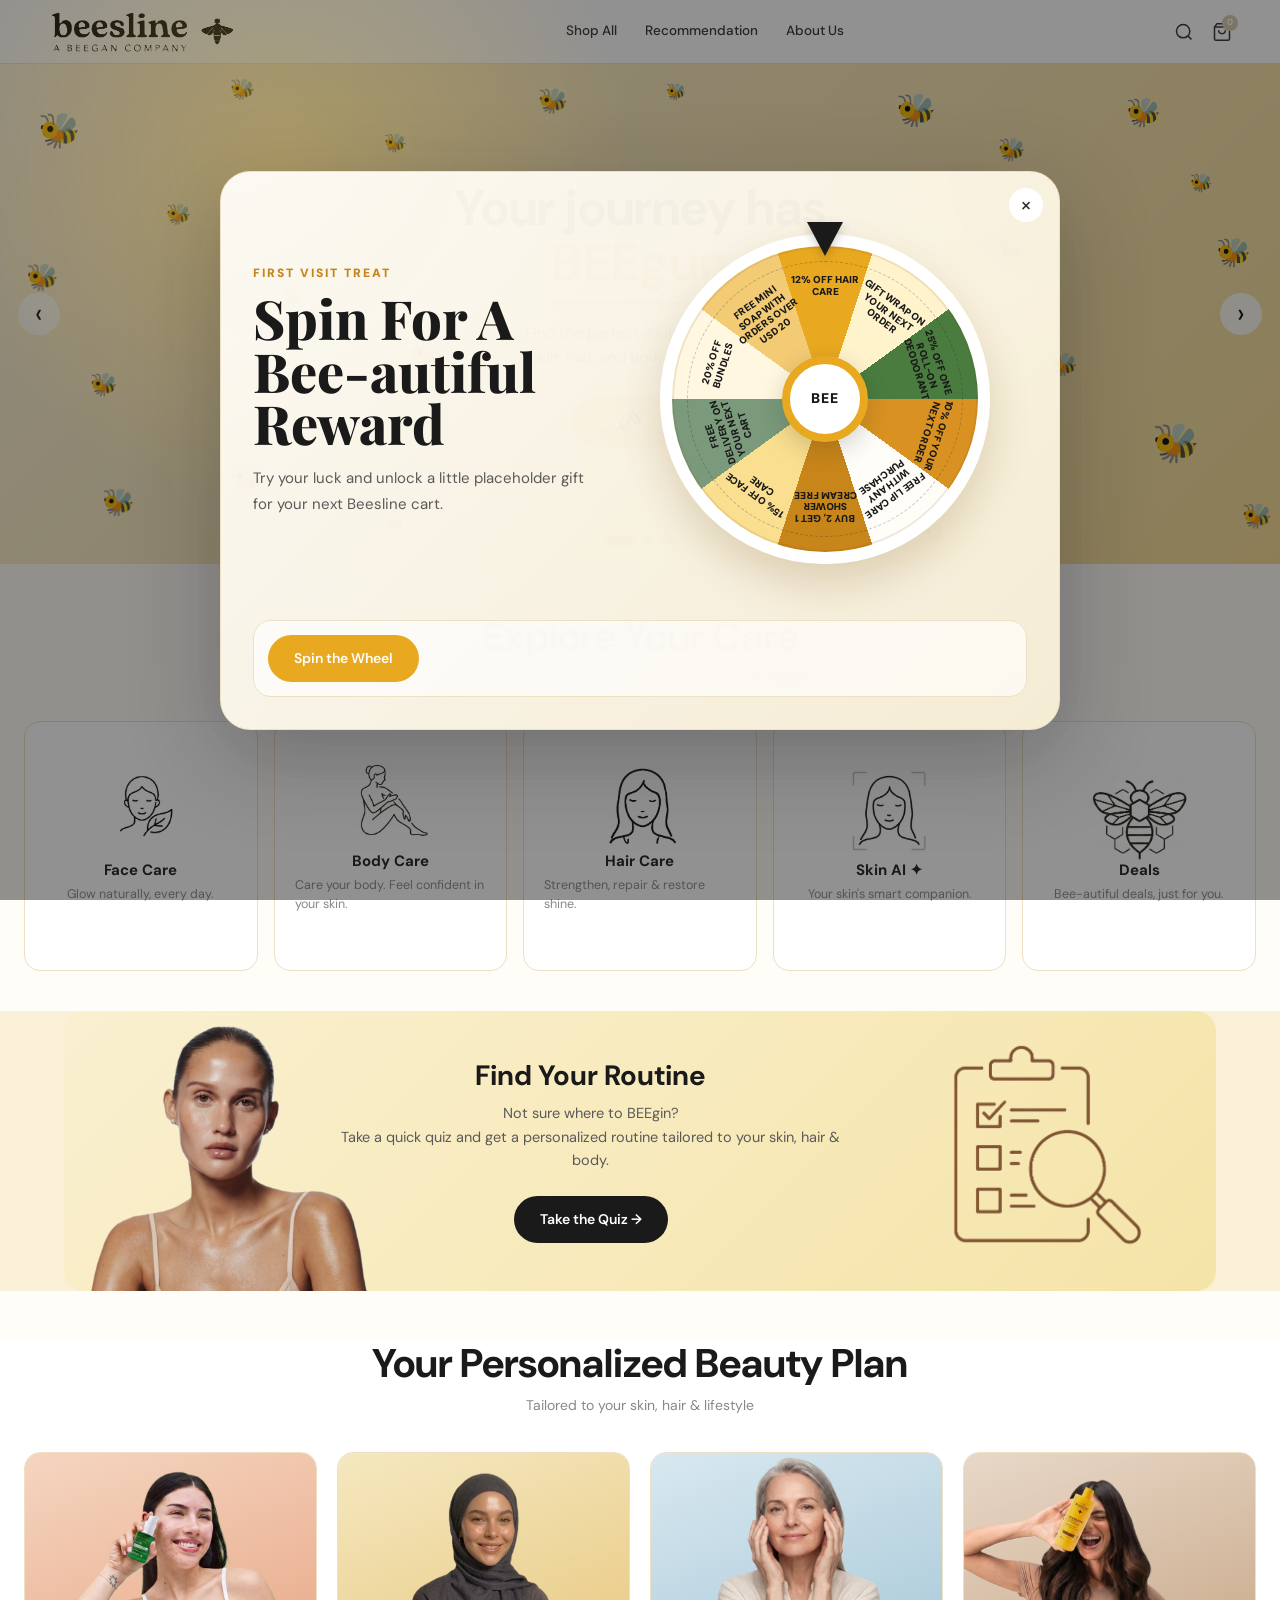
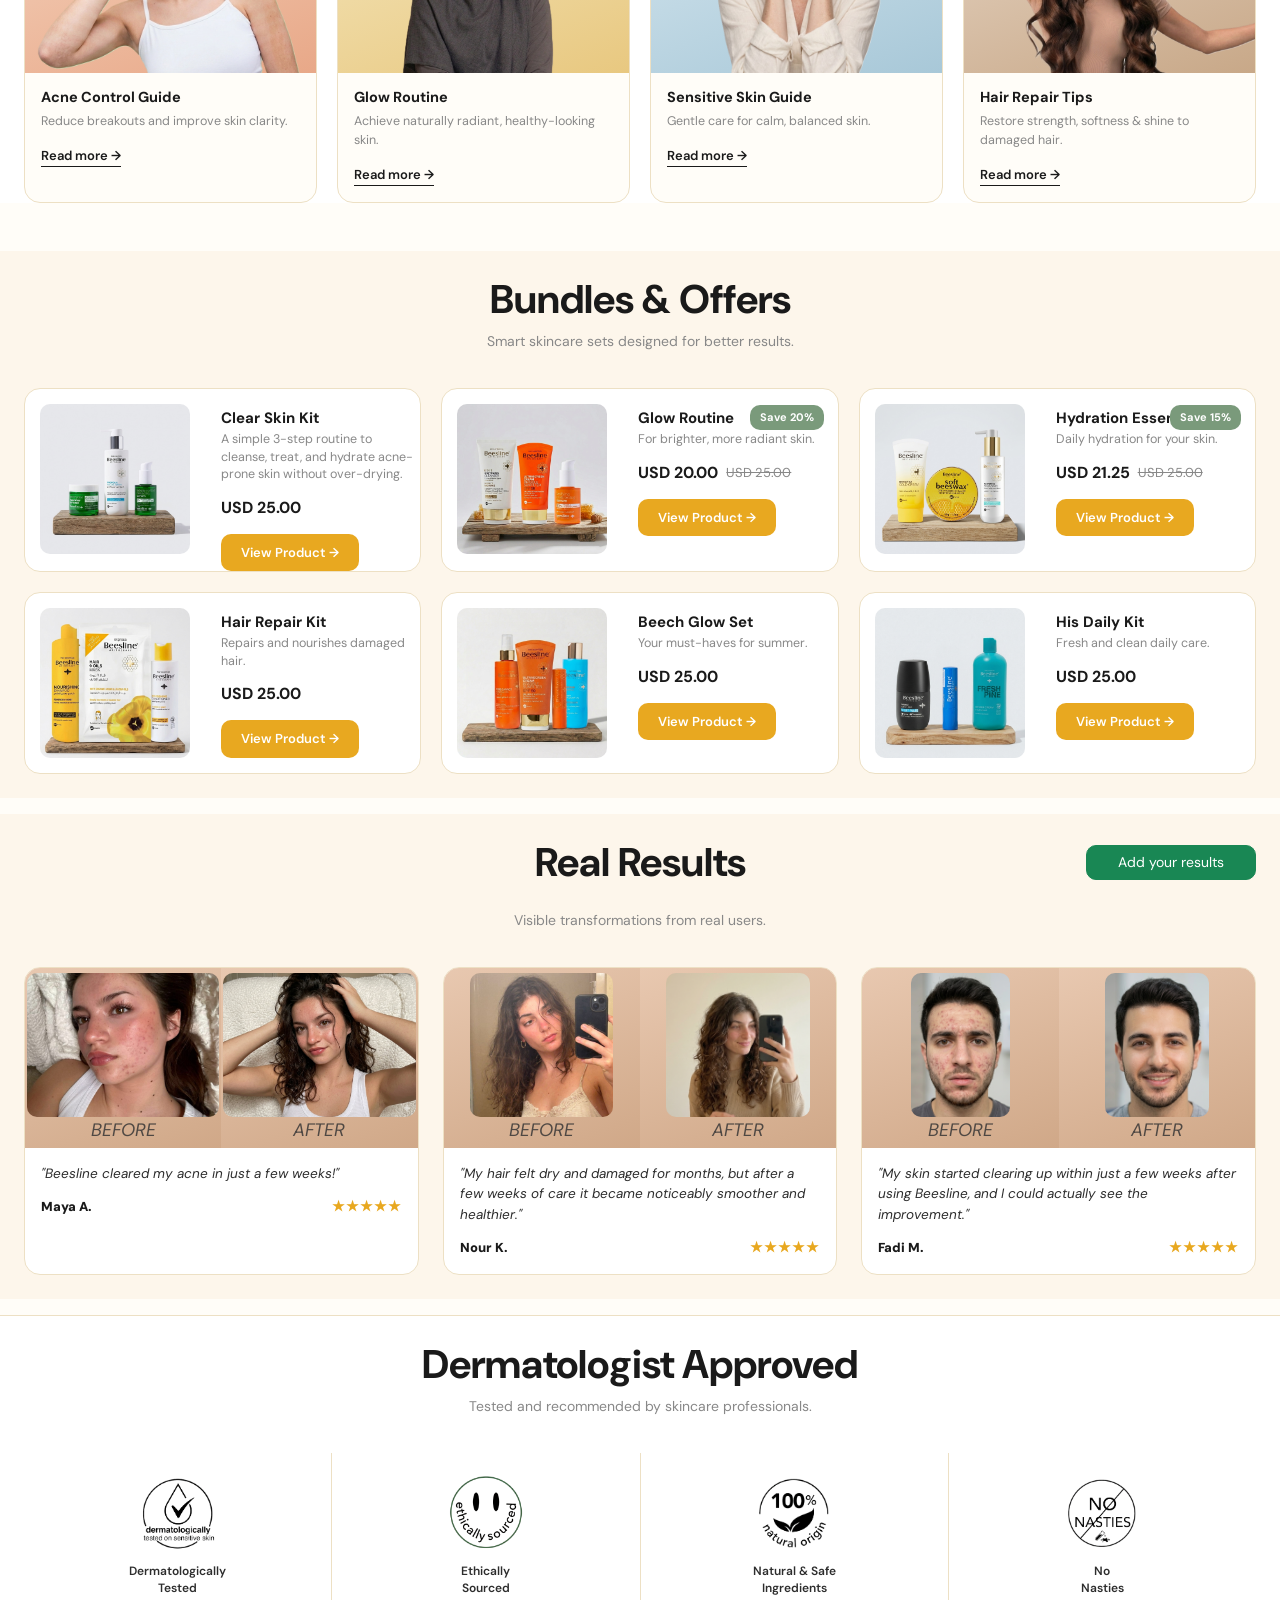
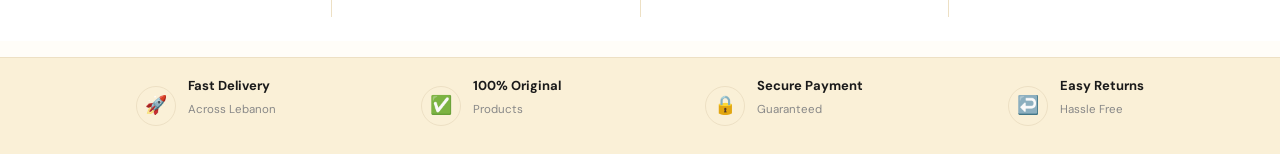
<file: index.html>
<!doctype html>
<html lang="en">
    <head>
        <meta charset="UTF-8" />
        <meta name="viewport" content="width=device-width, initial-scale=1.0" />
        <title>Beesline</title>
        <link
            href="https://fonts.googleapis.com/css2?family=Playfair+Display:wght@700;800&family=DM+Sans:wght@300;400;500;600&display=swap"
            rel="stylesheet"
        />
        <link href="https://cdn.jsdelivr.net/npm/bootstrap@5.3.3/dist/css/bootstrap.min.css" rel="stylesheet" />
        <link href="images/beesline_favicon.png" rel="icon" type="image/x-icon" />
        <link rel="stylesheet" href="style.css">
    </head>
    <body>
        <!-- ===== HEADER ===== -->
        <header>
            <div class="logo">
                <a href="index.html">
                    <img src="images/beesline_horizontal_logo.png" style="height: 40px" alt="Beesline" />
                </a>
            </div>

            <button class="nav-toggle" type="button" aria-label="Toggle navigation" aria-controls="site-nav" aria-expanded="false">
                <span></span>
                <span></span>
                <span></span>
            </button>

            <nav id="site-nav">
                <a href="shop_all.html">Shop All</a>
                <a href="recommendation.html">Recommendation</a>
                <a href="about_us.html">About Us</a>
            </nav>

            <div class="header-icons">
                <a href="shop_all.html">
                    <svg viewBox="0 0 24 24">
                        <circle cx="11" cy="11" r="8" />
                        <line x1="21" y1="21" x2="16.65" y2="16.65" />
                    </svg>
                </a>
                
                <div class="cart-wrap">
                    <svg viewBox="0 0 24 24">
                        <path d="M6 2L3 6v14a2 2 0 002 2h14a2 2 0 002-2V6l-3-4z" />
                        <line x1="3" y1="6" x2="21" y2="6" />
                        <path d="M16 10a4 4 0 01-8 0" />
                    </svg>
                    <span class="cart-badge">0</span>
                </div>
            </div>
        </header>

        <!-- ===== HERO ===== -->
        <!-- ===== HERO CAROUSEL ===== -->
        <section class="hero-carousel">
            <div class="hero-carousel-track">
                <!-- Slide 1 (same as your current hero) -->
                <div class="hero hero-slide active">
                    <!-- 25 bees -->
                    <span class="bee-deco">🐝</span>
                    <span class="bee-deco">🐝</span>
                    <span class="bee-deco">🐝</span>
                    <span class="bee-deco">🐝</span>
                    <span class="bee-deco">🐝</span>
                    <span class="bee-deco">🐝</span>
                    <span class="bee-deco">🐝</span>
                    <span class="bee-deco">🐝</span>
                    <span class="bee-deco">🐝</span>
                    <span class="bee-deco">🐝</span>
                    <span class="bee-deco">🐝</span>
                    <span class="bee-deco">🐝</span>
                    <span class="bee-deco">🐝</span>
                    <span class="bee-deco">🐝</span>
                    <span class="bee-deco">🐝</span>
                    <span class="bee-deco">🐝</span>
                    <span class="bee-deco">🐝</span>
                    <span class="bee-deco">🐝</span>
                    <span class="bee-deco">🐝</span>
                    <span class="bee-deco">🐝</span>
                    <span class="bee-deco">🐝</span>
                    <span class="bee-deco">🐝</span>
                    <span class="bee-deco">🐝</span>
                    <span class="bee-deco">🐝</span>
                    <span class="bee-deco">🐝</span>

                    <div class="hero-content">
                        <h1>Your journey has<span class="bee-yellow">BEEgun</span></h1>
                        <div class="hero-underline"></div>
                        <p>Find the perfect routine for your<br />skin, hair, and body in seconds.</p>
                        <a href="shop_all.html" class="btn-primary">Shop Now <span class="arrow">→</span></a>
                        <img src="images/dotted-bee.png" id="dotted-bee" />
                    </div>
                </div>

                <!-- Slide 2 -->
                <div class="hero hero-slide hero-slide-2">
                    <div class="hero-content">
                        <h1>Your skin, your<br /><span class="bee-yellow">perfect match</span></h1>
                        <div class="hero-underline"></div>
                        <p>Discover personalized care made just for<br />your skin type and goals.</p>
                        <a href="#" class="btn-primary">Explore Now <span class="arrow">→</span></a>

                        <!-- Add your image src here -->
                        <img class="hero-slide-image" src="images/carousel1.jpg" alt="Hero slide image 2" />
                    </div>
                </div>

                <!-- Slide 3 -->
                <div class="hero hero-slide hero-slide-3">
                    <div class="hero-content">
                        <h1>Glow more with<br /><span class="bee-yellow">Bee-powered care</span></h1>
                        <div class="hero-underline"></div>
                        <p>Premium routines, smart picks, and natural<br />care in one place.</p>
                        <a href="#" class="btn-primary">See Products <span class="arrow">→</span></a>

                        <!-- Add your image src here -->
                        <img class="hero-slide-image" src="images/carousel2.jpg" alt="Hero slide image 3" />
                    </div>
                </div>
            </div>

            <button class="hero-arrow hero-arrow-left" type="button" aria-label="Previous slide">‹</button>
            <button class="hero-arrow hero-arrow-right" type="button" aria-label="Next slide">›</button>

            <div class="hero-dots">
                <button class="hero-dot active" type="button" aria-label="Go to slide 1"></button>
                <button class="hero-dot" type="button" aria-label="Go to slide 2"></button>
                <button class="hero-dot" type="button" aria-label="Go to slide 3"></button>
            </div>
        </section>

        <!-- ===== EXPLORE YOUR CARE ===== -->
        <section class="explore mt-5">
            <h1 class="section-title">Explore Your Care</h1>
            <h6 class="section-sub">Choose what your skin, hair, and body need today.</h6>
            <div class="explore-grid px-4">
                <div class="explore-card">
                    <div class="explore-icon">
                        <img class="explore-img" src="images/face_care.png" />
                    </div>
                    <h3>Face Care</h3>
                    <p class="mb-0">Glow naturally, every day.</p>
                </div>

                <div class="explore-card">
                    <div class="explore-icon">
                        <img class="explore-img" src="images/body_care.png" />
                    </div>
                    <h3>Body Care</h3>
                    <p class="mb-0">Care your body. Feel confident in your skin.</p>
                </div>

                <div class="explore-card">
                    <div class="explore-icon">
                        <img class="explore-img" src="images/hair_care.png" />
                    </div>
                    <h3>Hair Care</h3>
                    <p class="mb-0">Strengthen, repair & restore shine.</p>
                </div>

                <div class="explore-card">
                    <div class="explore-icon">
                        <img class="explore-img" src="images/ai.png" />
                    </div>
                    <h3>Skin AI ✦</h3>
                    <p class="mb-0">Your skin's smart companion.</p>
                </div>

                <div class="explore-card">
                    <div class="explore-icon">
                        <img class="explore-img" src="images/deals.png" />
                    </div>
                    <h3>Deals</h3>
                    <p class="mb-0">Bee-autiful deals, just for you.</p>
                </div>
            </div>
        </section>

        <!-- ===== FIND YOUR ROUTINE ===== -->
        <div class="find-routine">
            <div class="routine-banner">
                <!-- Left person image -->
                <div class="routine-banner-img">
                    <img src="images/model.png" style="height: 275px; border-radius: 10px; position: absolute; bottom: -145px; left: -40px;" />
                </div>

                <!-- Center text -->
                <div class="routine-content">
                    <h2>Find Your Routine</h2>
                    <p>
                        Not sure where to BEEgin?</br>Take a quick quiz and get a personalized routine tailored to your
                        skin, hair & body.
                    </p>
                    <a href="#" class="btn-dark">Take the Quiz →</a>
                </div>

                <!-- Right clipboard icon -->
                <img src="images/quiz.png" style="height: 250px;">
            </div>
        </div>

        <!-- ===== THE ROUTINE HUB ===== -->
        <section class="routine-hub my-5 px-4">
            <h1 class="section-title">Your Personalized Beauty Plan</h1>
            <p class="section-sub">Tailored to your skin, hair & lifestyle</p>

            <div class="hub-grid">
                <div class="hub-card">
                    <div class="hub-card-img hub-img-acne">
                        <div class="hub-card-img-inner">
                            <img src="images/acne_control.png" style="height: 240px;" />
                        </div>
                    </div>
                    <div class="hub-card-body">
                        <h3>Acne Control Guide</h3>
                        <p>Reduce breakouts and improve skin clarity.</p>
                        <a href="#" class="read-more">Read more →</a>
                    </div>
                </div>

                <div class="hub-card">
                    <div class="hub-card-img hub-img-glow">
                        <div class="hub-card-img-inner">
                            <img src="images/glow_routine.png" style="height: 240px;" />
                        </div>
                    </div>
                    <div class="hub-card-body">
                        <h3>Glow Routine</h3>
                        <p>Achieve naturally radiant, healthy-looking skin.</p>
                        <a href="#" class="read-more">Read more →</a>
                    </div>
                </div>

                <div class="hub-card">
                    <div class="hub-card-img hub-img-sensitive">
                        <div class="hub-card-img-inner">
                            <img src="images/sensitive_skin.png" style="height: 240px;" />
                        </div>
                    </div>
                    <div class="hub-card-body">
                        <h3>Sensitive Skin Guide</h3>
                        <p>Gentle care for calm, balanced skin.</p>
                        <a href="#" class="read-more">Read more →</a>
                    </div>
                </div>

                <div class="hub-card">
                    <div class="hub-card-img hub-img-hair">
                        <div class="hub-card-img-inner">
                            <img src="images/hair_repair.png" style="height: 268px;" />
                        </div>
                    </div>
                    <div class="hub-card-body">
                        <h3>Hair Repair Tips</h3>
                        <p>Restore strength, softness & shine to damaged hair.</p>
                        <a href="#" class="read-more">Read more →</a>
                    </div>
                </div>
            </div>
        </section>

        <!-- ===== BUNDLES & OFFERS ===== -->
        <section class="bundles my-3 px-4 py-4">
            <h1 class="section-title">Bundles &amp; Offers</h1>
            <p class="section-sub">Smart skincare sets designed for better results.</p>

            <div class="bundles-grid">
            </div>
        </section>

        <!-- ===== REAL RESULTS ===== -->
        <section class="real-results my-3 px-4 py-4">
            <div class="d-flex align-items-center mb-4">
                <div style="flex: 1;"></div>

                <h1 class="section-title mb-0" style="flex: 2; text-align: center;">
                    Real Results
                </h1>

                <div style="flex: 1; text-align: right;">
                    <button class="btn btn-success btn-sm" style="border-radius: 10px; height: 35px; width: 170px;">Add your results</button>
                </div>
            </div>
            
            <p class="section-sub">Visible transformations from real users.</p>

            <div class="results-grid">
                <div class="result-card">
                    <div class="result-img">
                        <div class="result">
                            <img src="images/before1.jpg" style="height: 80%; border-radius: 10px;" />
                            <em class="mb-0 text-muted" style="font-size: 18px;">BEFORE</em>
                        </div>
                        <div class="result">
                            <img src="images/after1.png" style="height: 80%; border-radius: 10px;" />
                            <em class="mb-0 text-muted" style="font-size: 18px;">AFTER</em>
                        </div>
                    </div>
                    <div class="result-body">
                        <blockquote>"Beesline cleared my acne in just a few weeks!"</blockquote>
                        <div class="reviewer">
                            <strong>Maya A.</strong>
                            <span class="stars">★★★★★</span>
                        </div>
                    </div>
                </div>

                <div class="result-card">
                    <div class="result-img">
                        <div class="result">
                            <img src="images/before2.jpg" style="height: 80%; border-radius: 10px;" />
                            <em class="mb-0 text-muted" style="font-size: 18px;">BEFORE</em>
                        </div>
                        <div class="result">
                            <img src="images/after2.png" style="height: 80%; border-radius: 10px;" />
                            <em class="mb-0 text-muted" style="font-size: 18px;">AFTER</em>
                        </div>
                    </div>
                    <div class="result-body">
                        <blockquote>"My hair felt dry and damaged for months, but after a few weeks of care it became noticeably smoother and healthier."</blockquote>
                        <div class="reviewer">
                            <strong>Nour K.</strong>
                            <span class="stars">★★★★★</span>
                        </div>
                    </div>
                </div>

                <div class="result-card">
                    <div class="result-img">
                        <div class="result">
                            <img src="images/before3.png" style="height: 80%; border-radius: 10px;" />
                            <em class="mb-0 text-muted" style="font-size: 18px;">BEFORE</em>
                        </div>
                        <div class="result">
                            <img src="images/after3.png" style="height: 80%; border-radius: 10px;" />
                            <em class="mb-0 text-muted" style="font-size: 18px;">AFTER</em>
                        </div>
                    </div>
                    <div class="result-body">
                        <blockquote>"My skin started clearing up within just a few weeks after using Beesline, and I could actually see the improvement."</blockquote>
                        <div class="reviewer">
                            <strong>Fadi M.</strong>
                            <span class="stars">★★★★★</span>
                        </div>
                    </div>
                </div>
            </div>
        </section>

        <!-- ===== DERMATOLOGIST APPROVED ===== -->
        <section class="derma my-3 px-4 py-4">
            <h1 class="section-title">Dermatologist Approved</h1>
            <p class="section-sub">Tested and recommended by skincare professionals.</p>

            <div class="derma-grid">
                <div class="derma-item">
                    <img class="derma-img" src="images/dermatologically_tested.png" />
                    <span>Dermatologically<br />Tested</span>
                </div>

                <div class="derma-item">
                    <img class="derma-img" src="images/ethically_sourced.png" />
                    <span>Ethically<br />Sourced</span>
                </div>

                <div class="derma-item">
                    <img class="derma-img" src="images/natural_ingredients.png" />
                    <span>Natural &amp; Safe<br />Ingredients</span>
                </div>

                <div class="derma-item">
                    <img class="derma-img" src="images/no_nasties.png" />
                    <span>No<br />Nasties</span>
                </div>
            </div>
        </section>


        <!-- ===== FOOTER STRIP ===== -->
        <div class="footer-strip">
            <div class="strip-item">
                <div class="strip-icon">🚀</div>
                <div class="strip-text">
                    <h4>Fast Delivery</h4>
                    <p>Across Lebanon</p>
                </div>
            </div>

            <div class="strip-item">
                <div class="strip-icon">✅</div>
                <div class="strip-text">
                    <h4>100% Original</h4>
                    <p>Products</p>
                </div>
            </div>

            <div class="strip-item">
                <div class="strip-icon">🔒</div>
                <div class="strip-text">
                    <h4>Secure Payment</h4>
                    <p>Guaranteed</p>
                </div>
            </div>

            <div class="strip-item">
                <div class="strip-icon">↩️</div>
                <div class="strip-text">
                    <h4>Easy Returns</h4>
                    <p>Hassle Free</p>
                </div>
            </div>
        </div>
        <script src="products.js"></script>
        <script src="utils.js"></script>
        <script>
            (() => {
                const slides = Array.from(document.querySelectorAll(".hero-slide"));
                const dots = Array.from(document.querySelectorAll(".hero-dot"));
                const prevBtn = document.querySelector(".hero-arrow-left");
                const nextBtn = document.querySelector(".hero-arrow-right");
                const mobileCarousel = window.matchMedia("(max-width: 767px)");

                if (!slides.length || !dots.length || !prevBtn || !nextBtn) return;

                let current = 0;

                function showSlide(index) {
                    current = mobileCarousel.matches ? 0 : (index + slides.length) % slides.length;

                    slides.forEach((slide, i) => {
                        slide.classList.toggle("active", i === current);
                    });

                    dots.forEach((dot, i) => {
                        dot.classList.toggle("active", i === current);
                    });
                }

                prevBtn.addEventListener("click", () => showSlide(current - 1));
                nextBtn.addEventListener("click", () => showSlide(current + 1));

                dots.forEach((dot, i) => {
                    dot.addEventListener("click", () => showSlide(i));
                });

                mobileCarousel.addEventListener("change", () => showSlide(current));
                showSlide(0);

                const bundles = getProductsCatalog().filter(p => p.category === "bundle");
                renderProducts(bundles, '.bundles-grid');
            })();
        </script>

        <script src="https://cdn.jsdelivr.net/npm/bootstrap@5.3.3/dist/js/bootstrap.bundle.min.js"></script>
    </body>
</html>
</file>
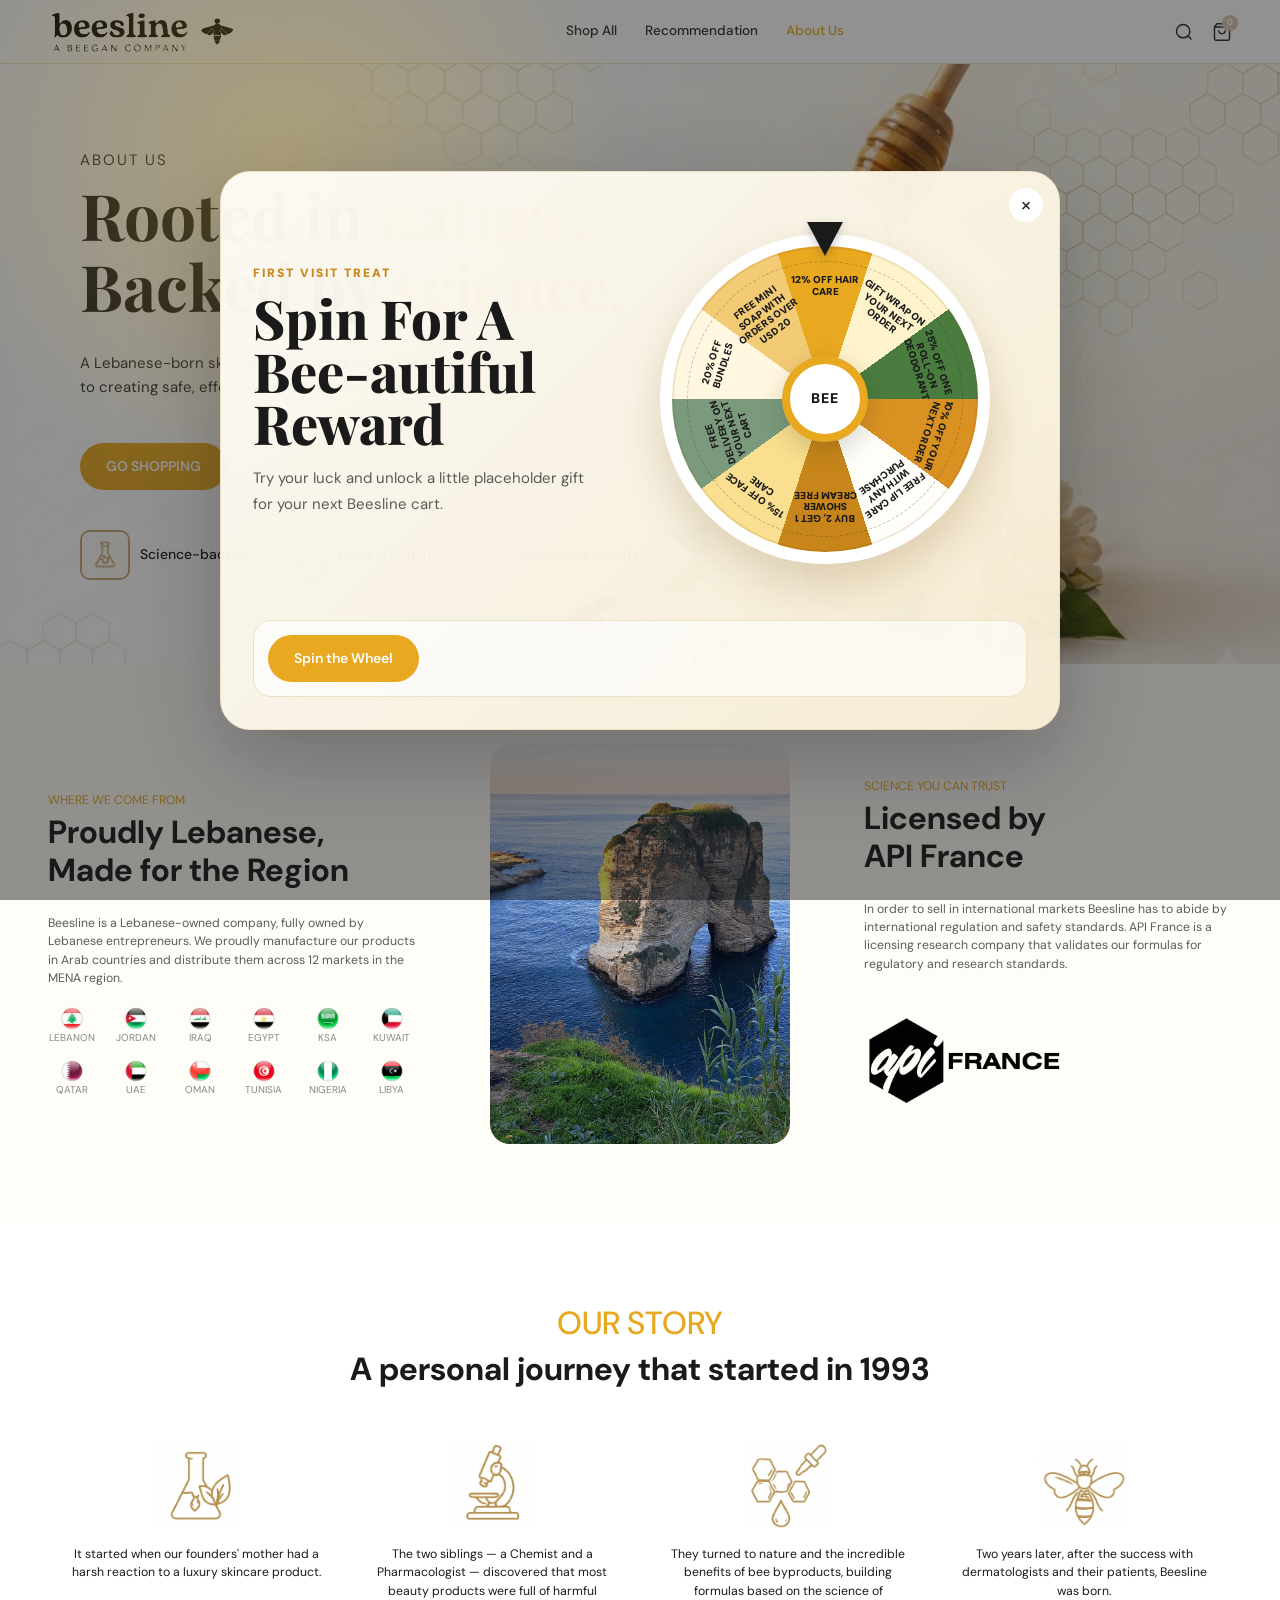
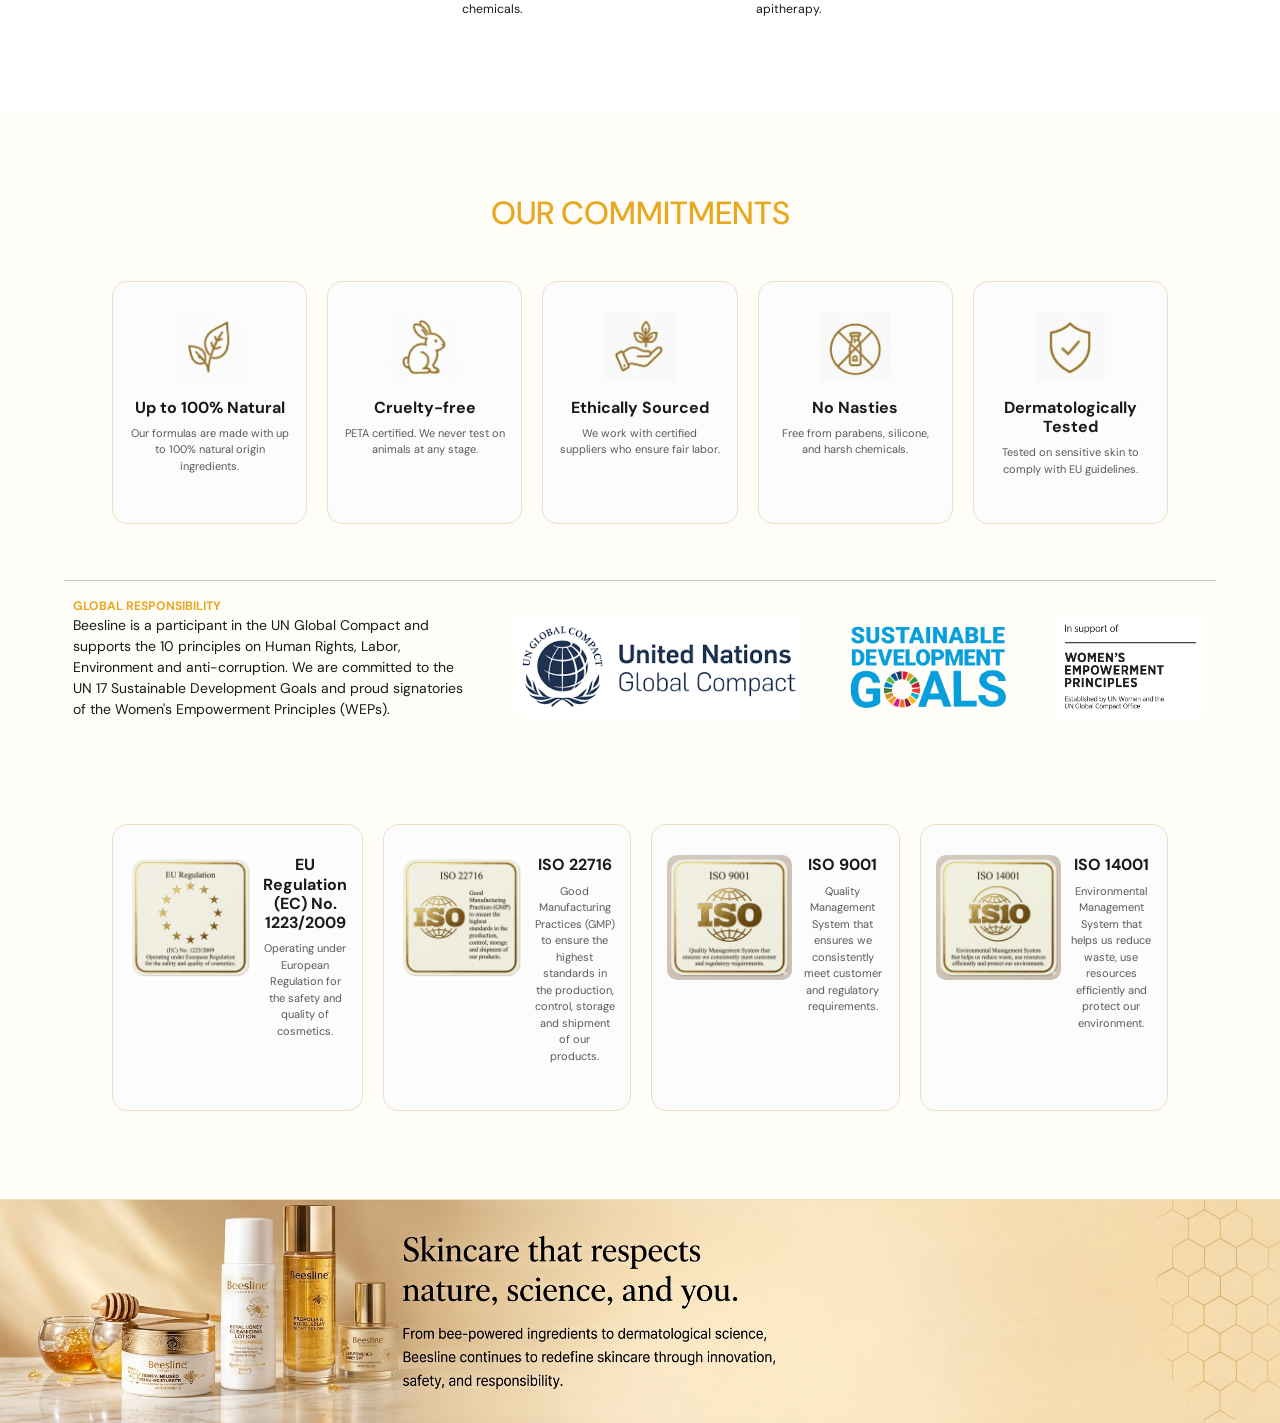
<file: about_us.html>
<!doctype html>
<html lang="en">
    <head>
        <meta charset="UTF-8" />
        <meta name="viewport" content="width=device-width, initial-scale=1.0" />
        <title>About Us | Beesline</title>
        <link
            href="https://fonts.googleapis.com/css2?family=Playfair+Display:wght@700;800&family=DM+Sans:wght@300;400;500;600&display=swap"
            rel="stylesheet"
        />
        <link href="https://cdn.jsdelivr.net/npm/bootstrap@5.3.3/dist/css/bootstrap.min.css" rel="stylesheet" />
        <link rel="stylesheet" href="style.css" />
        <link href="images/beesline_favicon.png" rel="icon" type="image/x-icon" />
        <style>
            /* Specific adjustments for the About Us layout not covered in your base CSS */
            .about-hero {
                height: 600px;
                text-align: left;
                align-items: flex-start;
                padding: 80px;
                background: #fdf6eb url("images/honey_jar_thumbnail.png") no-repeat right center;
                background-size: cover;
            }
            .about-hero h1 {
                font-family: "Playfair Display", serif;
                font-size: 64px;
            }
            .about-hero h1 span {
                color: var(--gold);
            }
            .icon-row {
                display: flex;
                gap: 30px;
                margin-top: 40px;
            }
            .icon-item {
                display: flex;
                align-items: center;
                gap: 10px;
                font-weight: 500;
            }
            .icon-item>img {
                border-radius: 10px;
                border: 2px solid #c8a874;
                height: 50px;
                width: 50px;
            }

            .origin-section {
                padding: 80px 48px;
                display: grid;
                grid-template-columns: 1fr 1fr 1fr;
                gap: 40px;
                align-items: center;
            }
            .origin-image img {
                width: 100%;
                border-radius: 20px;
            }
            .country-grid {
                display: grid;
                grid-template-columns: repeat(6, 1fr);
                gap: 15px;
                margin-top: 20px;
            }
            .country-item {
                text-align: center;
                font-size: 10px;
                text-transform: uppercase;
                color: var(--light);
            }

            .story-timeline {
                padding: 80px 48px;
                text-align: center;
                background: #fff;
            }
            .timeline-grid {
                display: flex;
                justify-content: space-between;
                margin-top: 50px;
                position: relative;
            }
            .timeline-item {
                flex: 1;
                padding: 0 20px;
            }

            .commitments-grid {
                display: grid;
                grid-template-columns: repeat(5, 1fr);
                gap: 20px;
                padding: 40px 48px;
            }
            .commitment-card {
                border: 1px solid var(--border);
                border-radius: 15px;
                padding: 30px 15px;
                text-align: center;
                background: #fbfcfb;
            }

            .certifications-grid {
                display: grid;
                grid-template-columns: repeat(4, 1fr);
                gap: 20px;
                padding: 40px 48px;
            }
            .certifications-card {
                border: 1px solid var(--border);
                border-radius: 15px;
                padding: 30px 15px;
                text-align: center;
                background: #fbfcfb;
                display: flex;
                column-gap: 10px;
            }
            .certifications-card > img {
                border-radius: 10px;
            }

            .logos-strip {
                display: flex;
                justify-content: center;
                align-items: center;
                gap: 60px;
                padding: 40px;
                opacity: 0.8;
            }
            .cert-grid {
                display: flex;
                justify-content: center;
                gap: 30px;
                padding-bottom: 80px;
            }
        </style>
    </head>
    <body>
        <header>
            <div class="logo">
                <a href="index.html">
                    <img src="images/beesline_horizontal_logo.png" style="height: 40px" alt="Beesline" />
                </a>
            </div>

            <button class="nav-toggle" type="button" aria-label="Toggle navigation" aria-controls="site-nav" aria-expanded="false">
                <span></span>
                <span></span>
                <span></span>
            </button>

            <nav id="site-nav">
                <a href="shop_all.html">Shop All</a>
                <a href="recommendation.html">Recommendation</a>
                <a href="about_us.html" style="color: var(--gold)">About Us</a>
            </nav>

            <div class="header-icons">
                <a href="shop_all.html" aria-label="Search products">
                    <svg viewBox="0 0 24 24">
                        <circle cx="11" cy="11" r="8" />
                        <line x1="21" y1="21" x2="16.65" y2="16.65" />
                    </svg>
                </a>
                <div class="cart-wrap">
                    <svg viewBox="0 0 24 24">
                        <path d="M6 2L3 6v14a2 2 0 002 2h14a2 2 0 002-2V6l-3-4z" />
                        <line x1="3" y1="6" x2="21" y2="6" />
                        <path d="M16 10a4 4 0 01-8 0" />
                    </svg>
                    <span class="cart-badge">0</span>
                </div>
            </div>
        </header>

        <section class="hero about-hero">
            <div class="hero-content text-start align-items-start">
                <p class="text-uppercase ls-2 small mb-2" style="letter-spacing: 2px">About Us</p>
                <h1>Rooted in <span>nature.</span><br />Backed by <span>science.</span></h1>
                <p class="mt-4" style="max-width: 450px">
                    A Lebanese-born skincare brand built on apitherapy, dedicated to creating safe, effective, and
                    conscious beauty solutions.
                </p>
                <a href="shop_all.html" class="btn-primary mt-3">GO SHOPPING</a>

                <div class="icon-row">
                    <div class="icon-item"><img src="images/about_header_1.png" width="24" /> Science-backed</div>
                    <div class="icon-item"><img src="images/about_header_2.png" width="24" /> Natural-origin</div>
                    <div class="icon-item"><img src="images/about_header_3.png" width="24" /> Conscious beauty</div>
                </div>
            </div>
        </section>

        <section class="origin-section">
            <div>
                <p class="text-uppercase small mb-1" style="color: var(--gold)">Where we come from</p>
                <h2 class="fw-bold mb-4">Proudly Lebanese,<br />Made for the Region</h2>
                <p class="text-muted small">
                    Beesline is a Lebanese-owned company, fully owned by Lebanese entrepreneurs. We proudly manufacture
                    our products in Arab countries and distribute them across 12 markets in the MENA region.
                </p>
                <div class="country-grid">
                    <div class="country-item"><img src="images/flags/flag_lb.png" width="30" /><br />Lebanon</div>
                    <div class="country-item"><img src="images/flags/flag_jo.png" width="30" /><br />Jordan</div>
                    <div class="country-item"><img src="images/flags/flag_iq.png" width="30" /><br />Iraq</div>
                    <div class="country-item"><img src="images/flags/flag_eg.png" width="30" /><br />Egypt</div>
                    <div class="country-item"><img src="images/flags/flag_sa.png" width="30" /><br />KSA</div>
                    <div class="country-item"><img src="images/flags/flag_kw.png" width="30" /><br />Kuwait</div>
                    <div class="country-item"><img src="images/flags/flag_qa.png" width="30" /><br />Qatar</div>
                    <div class="country-item"><img src="images/flags/flag_ua.png" width="30" /><br />UAE</div>
                    <div class="country-item"><img src="images/flags/flag_om.png" width="30" /><br />Oman</div>
                    <div class="country-item"><img src="images/flags/flag_tu.png" width="30" /><br />Tunisia</div>
                    <div class="country-item"><img src="images/flags/flag_ni.png" width="30" /><br />Nigeria</div>
                    <div class="country-item"><img src="images/flags/flag_li.png" width="30" /><br />Libya</div>
                </div>
            </div>
            <div class="origin-image text-center">
                <img src="images/raouche.jpg" style="height: 400px; width: 300px; object-fit: cover" alt="Lebanon" />
            </div>
            <div>
                <p class="text-uppercase small mb-1" style="color: var(--gold)">Science you can trust</p>
                <h2 class="fw-bold mb-4">Licensed by<br />API France</h2>
                <p class="text-muted small">
                    In order to sell in international markets Beesline has to abide by international regulation and
                    safety standards. API France is a licensing research company that validates our formulas for
                    regulatory and research standards.
                </p>
                <img src="images/apifrance_logo.png" width="200" class="mt-4" />
            </div>
        </section>

        <section class="story-timeline">
            <h2 class="text-uppercase" style="color: var(--gold)">Our Story</h2>
            <h2 class="fw-bold">A personal journey that started in 1993</h2>
            <div class="timeline-grid">
                <div class="timeline-item">
                    <img src="images/about1.png" width="90" class="mb-3" />
                    <p class="small">
                        It started when our founders' mother had a harsh reaction to a luxury skincare product.
                    </p>
                </div>
                <div class="timeline-item">
                    <img src="images/about2.png" width="90" class="mb-3" />
                    <p class="small">
                        The two siblings — a Chemist and a Pharmacologist — discovered that most beauty products were
                        full of harmful chemicals.
                    </p>
                </div>
                <div class="timeline-item">
                    <img src="images/about3.png" width="90" class="mb-3" />
                    <p class="small">
                        They turned to nature and the incredible benefits of bee byproducts, building formulas based on
                        the science of apitherapy.
                    </p>
                </div>
                <div class="timeline-item">
                    <img src="images/about4.png" width="90" class="mb-3" />
                    <p class="small">
                        Two years later, after the success with dermatologists and their patients, Beesline was born.
                    </p>
                </div>
            </div>
        </section>

        <section class="find-routine" style="background: var(--warm-white); padding-top: 80px">
            <div class="text-center">
                <h2 class="text-uppercase" style="color: var(--gold)">Our Commitments</h2>
            </div>
            <div class="commitments-grid">
                <div class="commitment-card">
                    <img src="images/icon_natural.png" width="70" class="mb-3" />
                    <h4 class="h6 fw-bold">Up to 100% Natural</h4>
                    <p class="small text-muted" style="font-size: 11px">
                        Our formulas are made with up to 100% natural origin ingredients.
                    </p>
                </div>
                <div class="commitment-card">
                    <img src="images/icon_cruelty.png" width="70" class="mb-3" />
                    <h4 class="h6 fw-bold">Cruelty-free</h4>
                    <p class="small text-muted" style="font-size: 11px">
                        PETA certified. We never test on animals at any stage.
                    </p>
                </div>
                <div class="commitment-card">
                    <img src="images/icon_ethic.png" width="70" class="mb-3" />
                    <h4 class="h6 fw-bold">Ethically Sourced</h4>
                    <p class="small text-muted" style="font-size: 11px">
                        We work with certified suppliers who ensure fair labor.
                    </p>
                </div>
                <div class="commitment-card">
                    <img src="images/icon_no_nasties.png" width="70" class="mb-3" />
                    <h4 class="h6 fw-bold">No Nasties</h4>
                    <p class="small text-muted" style="font-size: 11px">
                        Free from parabens, silicone, and harsh chemicals.
                    </p>
                </div>
                <div class="commitment-card">
                    <img src="images/icon_derma.png" width="70" class="mb-3" />
                    <h4 class="h6 fw-bold">Dermatologically Tested</h4>
                    <p class="small text-muted" style="font-size: 11px">
                        Tested on sensitive skin to comply with EU guidelines.
                    </p>
                </div>
            </div>

            <hr />

            <div class="global-responsibility d-flex align-items-center mb-5 column-gap-4 justify-content-around">
                <div style="max-width: 400px">
                    <p class="text-uppercase small mb-0 fw-bolder" style="color: var(--gold)">Global Responsibility</p>
                    <p>
                        Beesline is a participant in the UN Global Compact and supports the 10 principles on Human
                        Rights, Labor, Environment and anti-corruption. We are committed to the UN 17 Sustainable
                        Development Goals and proud signatories of the Women's Empowerment Principles (WEPs).
                    </p>
                </div>

                <div style="max-width: 400px">
                    <img src="images/un_global_compact.png" style="height: 100px" />
                </div>

                <div style="max-width: 400px">
                    <img src="images/sustainable_development.png" style="height: 100px" />
                </div>

                <div style="max-width: 400px">
                    <img src="images/wep.jpg" style="height: 100px" />
                </div>
            </div>

            <div class="certifications-grid">
                <div class="certifications-card">
                    <img src="images/eu_regulation.png" width="125" height="125" />
                    <div class="d-flex flex-column">
                        <h4 class="h6 fw-bold">EU Regulation</br>(EC) No. 1223/2009</h4>
                        <p class="small text-muted" style="font-size: 11px">
                            Operating under European Regulation for the safety and quality of cosmetics.
                        </p>
                    </div>
                </div>
                <div class="certifications-card">
                    <img src="images/iso_22716.png" width="125" height="125" />
                    <div class="d-flex flex-column">
                        <h4 class="h6 fw-bold">ISO 22716</h4>
                        <p class="small text-muted" style="font-size: 11px">
                            Good Manufacturing Practices (GMP) to ensure the highest standards in the production, control, storage and shipment of our products.
                        </p>
                    </div>
                </div>
                <div class="certifications-card">
                    <img src="images/iso_9001.png" width="125" height="125" />
                    <div class="d-flex flex-column">
                        <h4 class="h6 fw-bold">ISO 9001</h4>
                        <p class="small text-muted" style="font-size: 11px">
                            Quality Management System that ensures we consistently meet customer and regulatory requirements.
                        </p>
                    </div>
                </div>
                <div class="certifications-card">
                    <img src="images/iso_14001.png" width="125" height="125" />
                    <div class="d-flex flex-column">
                        <h4 class="h6 fw-bold">ISO 14001</h4>
                        <p class="small text-muted" style="font-size: 11px">
                            Environmental Management System that helps us reduce waste, use resources efficiently and protect our environment.
                        </p>
                    </div>
                </div>
            </div>
        </section>

        <section class="footer-strip about-footer p-0 mt-5">
            <img src="images/about_footer.png" style="width: -webkit-fill-available;" />
        </section>

        <script src="products.js"></script>
        <script src="utils.js"></script>
        <script src="https://cdn.jsdelivr.net/npm/bootstrap@5.3.3/dist/js/bootstrap.bundle.min.js"></script>
    </body>
</html>
</file>
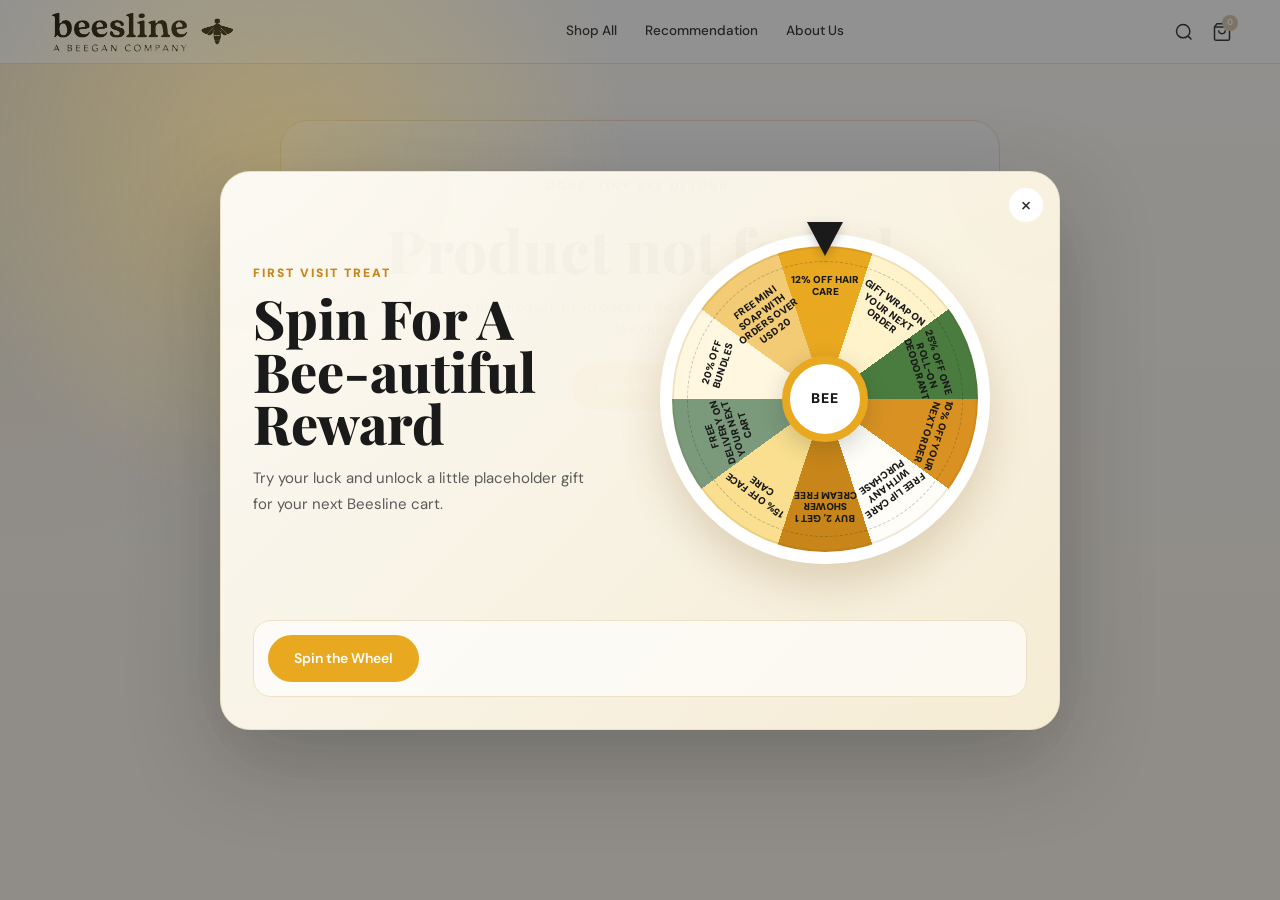
<file: product.html>
<!doctype html>
<html lang="en">
    <head>
        <meta charset="UTF-8" />
        <meta name="viewport" content="width=device-width, initial-scale=1.0" />
        <title>Product | Beesline</title>
        <link
            href="https://fonts.googleapis.com/css2?family=Playfair+Display:wght@700;800&family=DM+Sans:wght@300;400;500;600&display=swap"
            rel="stylesheet"
        />
        <link href="https://cdn.jsdelivr.net/npm/bootstrap@5.3.3/dist/css/bootstrap.min.css" rel="stylesheet" />
        <link href="images/beesline_favicon.png" rel="icon" type="image/x-icon" />
        <link rel="stylesheet" href="style.css" />
    </head>
    <body>
        <header>
            <div class="logo">
                <a href="index.html">
                    <img src="images/beesline_horizontal_logo.png" style="height: 40px" alt="Beesline" />
                </a>
            </div>

            <button class="nav-toggle" type="button" aria-label="Toggle navigation" aria-controls="site-nav" aria-expanded="false">
                <span></span>
                <span></span>
                <span></span>
            </button>

            <nav id="site-nav">
                <a href="shop_all.html">Shop All</a>
                <a href="recommendation.html">Recommendation</a>
                <a href="about_us.html">About Us</a>
            </nav>

            <div class="header-icons">
                <a href="shop_all.html" aria-label="Search products">
                    <svg viewBox="0 0 24 24">
                        <circle cx="11" cy="11" r="8" />
                        <line x1="21" y1="21" x2="16.65" y2="16.65" />
                    </svg>
                </a>

                <div class="cart-wrap">
                    <svg viewBox="0 0 24 24">
                        <path d="M6 2L3 6v14a2 2 0 002 2h14a2 2 0 002-2V6l-3-4z" />
                        <line x1="3" y1="6" x2="21" y2="6" />
                        <path d="M16 10a4 4 0 01-8 0" />
                    </svg>
                    <span class="cart-badge">0</span>
                </div>
            </div>
        </header>

        <main class="product-page">
            <section id="product-detail" class="product-detail-shell"></section>

            <section class="related-products-section px-4 py-4">
                <h2 class="section-title">You May Also Like</h2>
                <p class="section-sub">More care picks from the same family.</p>
                <div id="related-products" class="bundles-grid related-products-grid"></div>
            </section>
        </main>

        <script src="products.js"></script>
        <script src="utils.js"></script>
        <script>
            (() => {
                const params = new URLSearchParams(window.location.search);
                const productId = Number(params.get("id"));
                const product = getProductById(productId);
                const detailContainer = document.querySelector("#product-detail");
                const relatedContainer = document.querySelector(".related-products-section");

                if (!detailContainer) return;

                if (!product) {
                    document.title = "Product Not Found | Beesline";
                    detailContainer.innerHTML = `
                        <div class="product-not-found">
                            <p class="product-eyebrow">Oops, tiny bee detour.</p>
                            <h1>Product not found</h1>
                            <p>We could not find this product. Head back to the full shop and choose another Beesline favorite.</p>
                            <a href="shop_all.html" class="btn-primary">Back to Shop</a>
                        </div>
                    `;

                    if (relatedContainer) {
                        relatedContainer.style.display = "none";
                    }

                    return;
                }

                const hasDiscount = product.discount && product.discount > 0;
                const finalPrice = getProductFinalPrice(product);
                const tags = getProductTags(product);
                const categoryLabel = `${product.category || "care"} care`;
                const productTitle = product.title || `A targeted Beesline ${categoryLabel} pick`;

                document.title = `${product.name} | Beesline`;

                detailContainer.innerHTML = `
                    <div class="product-detail-card">
                        <div class="product-gallery">
                            ${hasDiscount ? `<span class="save-badge product-save-badge">Save ${product.discount}%</span>` : ""}
                            <img src="${getProductImageSrc(product)}" alt="${escapeHTML(product.name)}" />
                        </div>

                        <div class="product-detail-info">
                            <p class="product-eyebrow">${escapeHTML(categoryLabel)}</p>
                            <h1>${escapeHTML(product.name)}</h1>
                            <p class="product-subtitle">${escapeHTML(productTitle)}</p>
                            <p class="product-lede">${escapeHTML(product.desc)}</p>

                            <div class="product-tags">
                                ${tags.map((tag) => `<span>${escapeHTML(tag)}</span>`).join("")}
                            </div>

                            <div class="product-price-block">
                                <span class="product-price">${formatCurrency(finalPrice)}</span>
                                ${hasDiscount ? `<span class="product-old-price">${formatCurrency(product.price)}</span>` : ""}
                            </div>

                            <div class="product-meta-grid">
                                <div>
                                    <span>Product ID</span>
                                    <strong>#${product.id}</strong>
                                </div>
                                <div>
                                    <span>Category</span>
                                    <strong>${escapeHTML(product.category || "care")}</strong>
                                </div>
                                <div>
                                    <span>Tags</span>
                                    <strong>${tags.length}</strong>
                                </div>
                            </div>

                            <div class="quantity-panel" aria-label="Choose quantity">
                                <span>Quantity</span>
                                <div class="quantity-control">
                                    <button type="button" data-qty-action="decrease" aria-label="Decrease quantity">-</button>
                                    <input id="product-quantity" type="number" value="1" min="1" max="99" />
                                    <button type="button" data-qty-action="increase" aria-label="Increase quantity">+</button>
                                </div>
                            </div>

                            <div class="product-actions">
                                <button id="add-product-to-cart" class="btn-primary" type="button">Add to Cart</button>
                                <a href="shop_all.html" class="btn-soft">Keep Shopping</a>
                            </div>
                        </div>
                    </div>
                `;

                const quantityInput = document.querySelector("#product-quantity");
                const addButton = document.querySelector("#add-product-to-cart");

                document.querySelectorAll("[data-qty-action]").forEach((button) => {
                    button.addEventListener("click", () => {
                        const currentValue = Math.max(1, Number(quantityInput.value) || 1);
                        const nextValue = button.dataset.qtyAction === "increase" ? currentValue + 1 : currentValue - 1;

                        quantityInput.value = Math.min(99, Math.max(1, nextValue));
                    });
                });

                quantityInput.addEventListener("input", () => {
                    quantityInput.value = Math.min(99, Math.max(1, Number(quantityInput.value) || 1));
                });

                addButton.addEventListener("click", () => {
                    const quantity = Math.max(1, Number(quantityInput.value) || 1);

                    addToCart(product.id, quantity);
                    openCartPopup();

                    addButton.textContent = "Added to Cart";
                    window.setTimeout(() => {
                        addButton.textContent = "Add to Cart";
                    }, 1200);
                });

                const relatedProducts = products
                    .filter((item) => item.id !== product.id && item.category === product.category)
                    .slice(0, 2);

                renderProducts(relatedProducts, "#related-products");
            })();
        </script>
        <script src="https://cdn.jsdelivr.net/npm/bootstrap@5.3.3/dist/js/bootstrap.bundle.min.js"></script>
    </body>
</html>
</file>
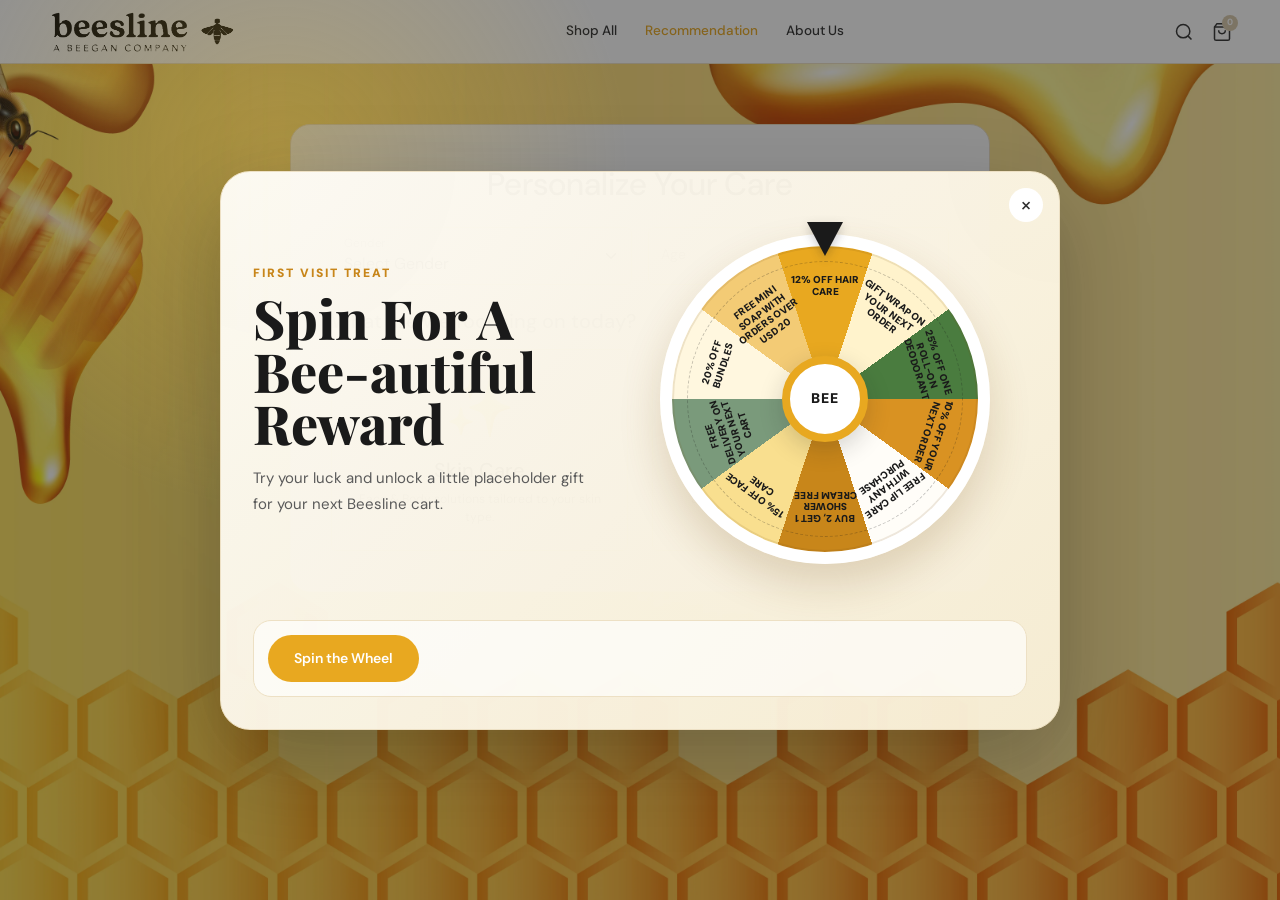
<file: recommendation.html>
<!doctype html>
<html lang="en">
    <head>
        <meta charset="UTF-8" />
        <meta name="viewport" content="width=device-width, initial-scale=1.0" />
        <title>Beesline</title>
        <link href="https://cdn.jsdelivr.net/npm/bootstrap@5.3.3/dist/css/bootstrap.min.css" rel="stylesheet" />
        <link rel="stylesheet" href="style.css" />
        <link
            href="https://fonts.googleapis.com/css2?family=Playfair+Display:wght@700;800&family=DM+Sans:wght@300;400;500;600&display=swap"
            rel="stylesheet"
        />
        <link href="images/beesline_favicon.png" rel="icon" type="image/x-icon" />
        <style>
            input[type="radio"] {
                accent-color: var(--gold);
                width: 18px;
                height: 18px;
            }

            label.explore-card:has(input:checked) {
                border-color: var(--gold);
                background-color: #fffef0;
                box-shadow: 0 4px 12px rgba(232, 168, 32, 0.1);
            }

            .q-group {
                margin-bottom: 20px;
                border-bottom: 1px solid var(--border);
                padding-bottom: 10px;
            }
            .quiz-label {
                display: block;
                padding: 8px 0;
                cursor: pointer;
            }
            .quiz-label input {
                margin-right: 10px;
                accent-color: var(--gold);
            }

            /* Make Bootstrap focus match your Beesline Gold */
            .form-control:focus,
            .form-select:focus {
                border-color: var(--gold);
                box-shadow: 0 0 0 0.25rem rgba(232, 168, 32, 0.25);
            }

            .form-floating > label {
                color: var(--light);
            }

            .hover-elevate:hover {
                transform: translateY(-5px);
                border-color: var(--gold) !important;
            }

            .find-routine {
                padding: 60px 20px;
                background-image: url("images/honey_bg.webp");
                background-size: cover;
                background-position: center;
                background-repeat: no-repeat;
                background-attachment: fixed;
                height: calc(100vh - var(--nav-height));
                overflow-y: auto;
            }
        </style>
    </head>
    <body>
        <header>
            <div class="logo">
                <a href="index.html">
                    <img src="images/beesline_horizontal_logo.png" style="height: 40px" alt="Beesline" />
                </a>
            </div>
            <button class="nav-toggle" type="button" aria-label="Toggle navigation" aria-controls="site-nav" aria-expanded="false">
                <span></span>
                <span></span>
                <span></span>
            </button>
            <nav id="site-nav">
                <a href="shop_all.html">Shop All</a>
                <a href="recommendation.html" style="color: var(--gold)">Recommendation</a>
                <a href="about_us.html">About Us</a>
            </nav>
            <div class="header-icons">
                <a href="shop_all.html" aria-label="Search products">
                    <svg viewBox="0 0 24 24">
                        <circle cx="11" cy="11" r="8" />
                        <line x1="21" y1="21" x2="16.65" y2="16.65" />
                    </svg>
                </a>
                <div class="cart-wrap">
                    <svg viewBox="0 0 24 24">
                        <path d="M6 2L3 6v14a2 2 0 002 2h14a2 2 0 002-2V6l-3-4z" />
                        <line x1="3" y1="6" x2="21" y2="6" />
                        <path d="M16 10a4 4 0 01-8 0" />
                    </svg>
                    <span class="cart-badge">0</span>
                </div>
            </div>
        </header>

        <main class="find-routine">
            <div
                id="quiz-container"
                style="
                    max-width: 700px;
                    margin: 0 auto;
                    background: var(--card-bg);
                    padding: 40px;
                    border-radius: 20px;
                    border: 1px solid var(--border);
                "
            >
                <div class="quiz-step" id="step-0">
                    <h2 class="text-center mb-4">Personalize Your Care</h2>

                    <div class="row g-3 mb-4">
                        <div class="col-md-6">
                            <div class="form-floating">
                                <select id="user-gender" class="form-select border-warning-subtle shadow-sm">
                                    <option value="unisex" selected>Select Gender</option>
                                    <option value="male">Male</option>
                                    <option value="female">Female</option>
                                </select>
                                <label for="user-gender">Gender</label>
                            </div>
                        </div>
                        <div class="col-md-6">
                            <div class="form-floating">
                                <input
                                    type="number"
                                    id="user-age"
                                    class="form-control border-warning-subtle shadow-sm"
                                    placeholder="Age"
                                    min="1"
                                    max="100"
                                />
                                <label for="user-age">Age</label>
                            </div>
                        </div>
                    </div>

                    <h3 class="mb-3 h5 text-secondary">What are we focusing on today?</h3>

                    <div class="row g-4">
                        <div class="col-md-6">
                            <div
                                class="card h-100 border-warning-subtle shadow-sm hover-elevate"
                                onclick="startQuiz('skin')"
                                style="cursor: pointer; transition: transform 0.2s"
                            >
                                <div class="card-body text-center p-4">
                                    <div class="display-4 mb-3">✨</div>
                                    <h4 class="card-title h5">Skin Care</h4>
                                    <p class="card-text text-muted small">
                                        Face & Body solutions tailored to your skin type.
                                    </p>
                                </div>
                            </div>
                        </div>

                        <div class="col-md-6">
                            <div
                                class="card h-100 border-warning-subtle shadow-sm hover-elevate"
                                onclick="startQuiz('hair')"
                                style="cursor: pointer; transition: transform 0.2s"
                            >
                                <div class="card-body text-center p-4">
                                    <div class="display-4 mb-3">🌿</div>
                                    <h4 class="card-title h5">Hair Care</h4>
                                    <p class="card-text text-muted small">
                                        Scalp & Strand treatments for healthy, glowing hair.
                                    </p>
                                </div>
                            </div>
                        </div>
                    </div>
                </div>

                <form id="recommendation-form">
                    <div id="skin-questions" style="display: none">
                        <h3 style="margin-bottom: 20px">Skin Analysis</h3>
                        <div class="q-group">
                            <p><b>1. Primary Concern:</b></p>
                            <label class="quiz-label"
                                ><input type="checkbox" name="tags" value="acne" /> Acne/Breakouts</label
                            >
                            <label class="quiz-label"
                                ><input type="checkbox" name="tags" value="redness" /> Redness/Sensitivity</label
                            >
                        </div>
                        <div class="q-group">
                            <p><b>2. Texture & Pores:</b></p>
                            <label class="quiz-label"
                                ><input type="checkbox" name="tags" value="pore" /> Large Pores</label
                            >
                            <label class="quiz-label"
                                ><input type="checkbox" name="tags" value="texture" /> Rough Texture</label
                            >
                        </div>
                        <div class="q-group">
                            <p><b>3. Tone & Aging:</b></p>
                            <label class="quiz-label"
                                ><input type="checkbox" name="tags" value="wrinkles" /> Fine Lines/Wrinkles</label
                            >
                            <label class="quiz-label"
                                ><input type="checkbox" name="tags" value="spots" /> Dark Spots</label
                            >
                            <label class="quiz-label"
                                ><input type="checkbox" name="tags" value="radiance" /> Dullness</label
                            >
                        </div>
                        <div class="q-group">
                            <p><b>4. Eye Area:</b></p>
                            <label class="quiz-label"
                                ><input type="checkbox" name="tags" value="dark-circles" /> Dark Circles</label
                            >
                            <label class="quiz-label"
                                ><input type="checkbox" name="tags" value="eye-bag" /> Puffiness/Bags</label
                            >
                        </div>
                        <div class="q-group">
                            <p><b>5. Hydration Level:</b></p>
                            <label class="quiz-label"
                                ><input type="checkbox" name="tags" value="oiliness" /> Extremely Oily</label
                            >
                            <label class="quiz-label"
                                ><input type="checkbox" name="tags" value="moisture" /> Dehydrated/Flaky</label
                            >
                        </div>
                    </div>

                    <div id="hair-questions" style="display: none">
                        <h3 style="margin-bottom: 20px">Hair Analysis</h3>
                        <div class="q-group">
                            <p><b>1. Scalp Condition:</b></p>
                            <label class="quiz-label"
                                ><input type="checkbox" name="tags" value="dandruff" /> Dandruff/Itchiness</label
                            >
                            <label class="quiz-label"
                                ><input type="checkbox" name="tags" value="oily-scalp" /> Oily Roots</label
                            >
                        </div>
                        <div class="q-group">
                            <p><b>2. Hair Strength:</b></p>
                            <label class="quiz-label"
                                ><input type="checkbox" name="tags" value="hair-loss" /> Thinning/Fallout</label
                            >
                            <label class="quiz-label"
                                ><input type="checkbox" name="tags" value="breakage" /> Fragile/Breakage</label
                            >
                        </div>
                        <div class="q-group">
                            <p><b>3. Moisture:</b></p>
                            <label class="quiz-label"
                                ><input type="checkbox" name="tags" value="dry-hair" /> Dry Ends</label
                            >
                            <label class="quiz-label"
                                ><input type="checkbox" name="tags" value="frizz" /> Frizzy/Unruly</label
                            >
                        </div>
                        <div class="q-group">
                            <p><b>4. Volume:</b></p>
                            <label class="quiz-label"
                                ><input type="checkbox" name="tags" value="flat" /> Flat/No Volume</label
                            >
                        </div>
                        <div class="q-group">
                            <p><b>5. Treatment History:</b></p>
                            <label class="quiz-label"
                                ><input type="checkbox" name="tags" value="dyed" /> Color-Treated</label
                            >
                            <label class="quiz-label"
                                ><input type="checkbox" name="tags" value="heat" /> Heat Damaged</label
                            >
                        </div>
                    </div>

                    <div id="form-controls" style="display: none; margin-top: 30px; gap: 10px">
                        <button type="button" onclick="location.reload()" class="btn-dark" style="flex: 1">
                            Restart
                        </button>
                        <button type="submit" class="btn-primary" style="flex: 2">Get Recommendation</button>
                    </div>
                </form>

                <div id="results" style="display: none"></div>
            </div>
        </main>

        <script src="products.js"></script>
        <script src="utils.js"></script>
        <script src="recommendation.js"></script>
        <script src="https://cdn.jsdelivr.net/npm/bootstrap@5.3.3/dist/js/bootstrap.bundle.min.js"></script>
    </body>
</html>
</file>
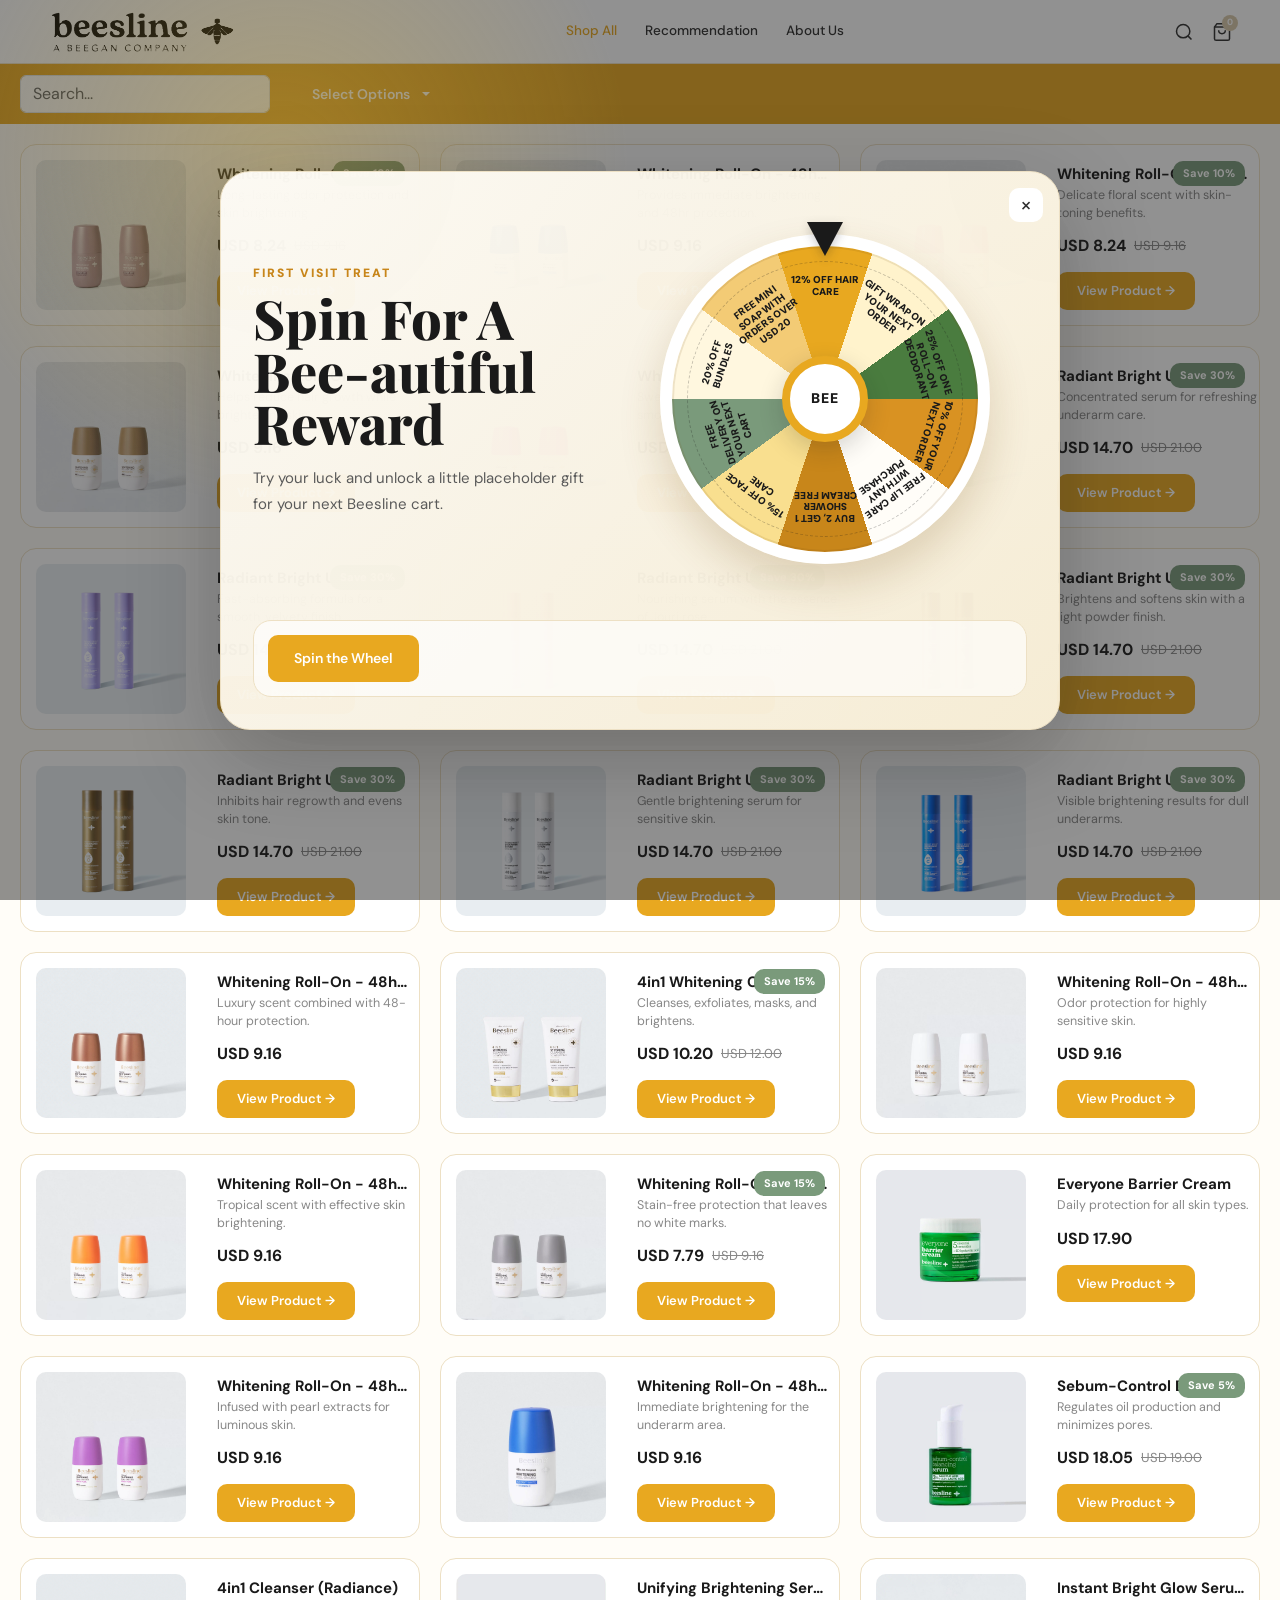
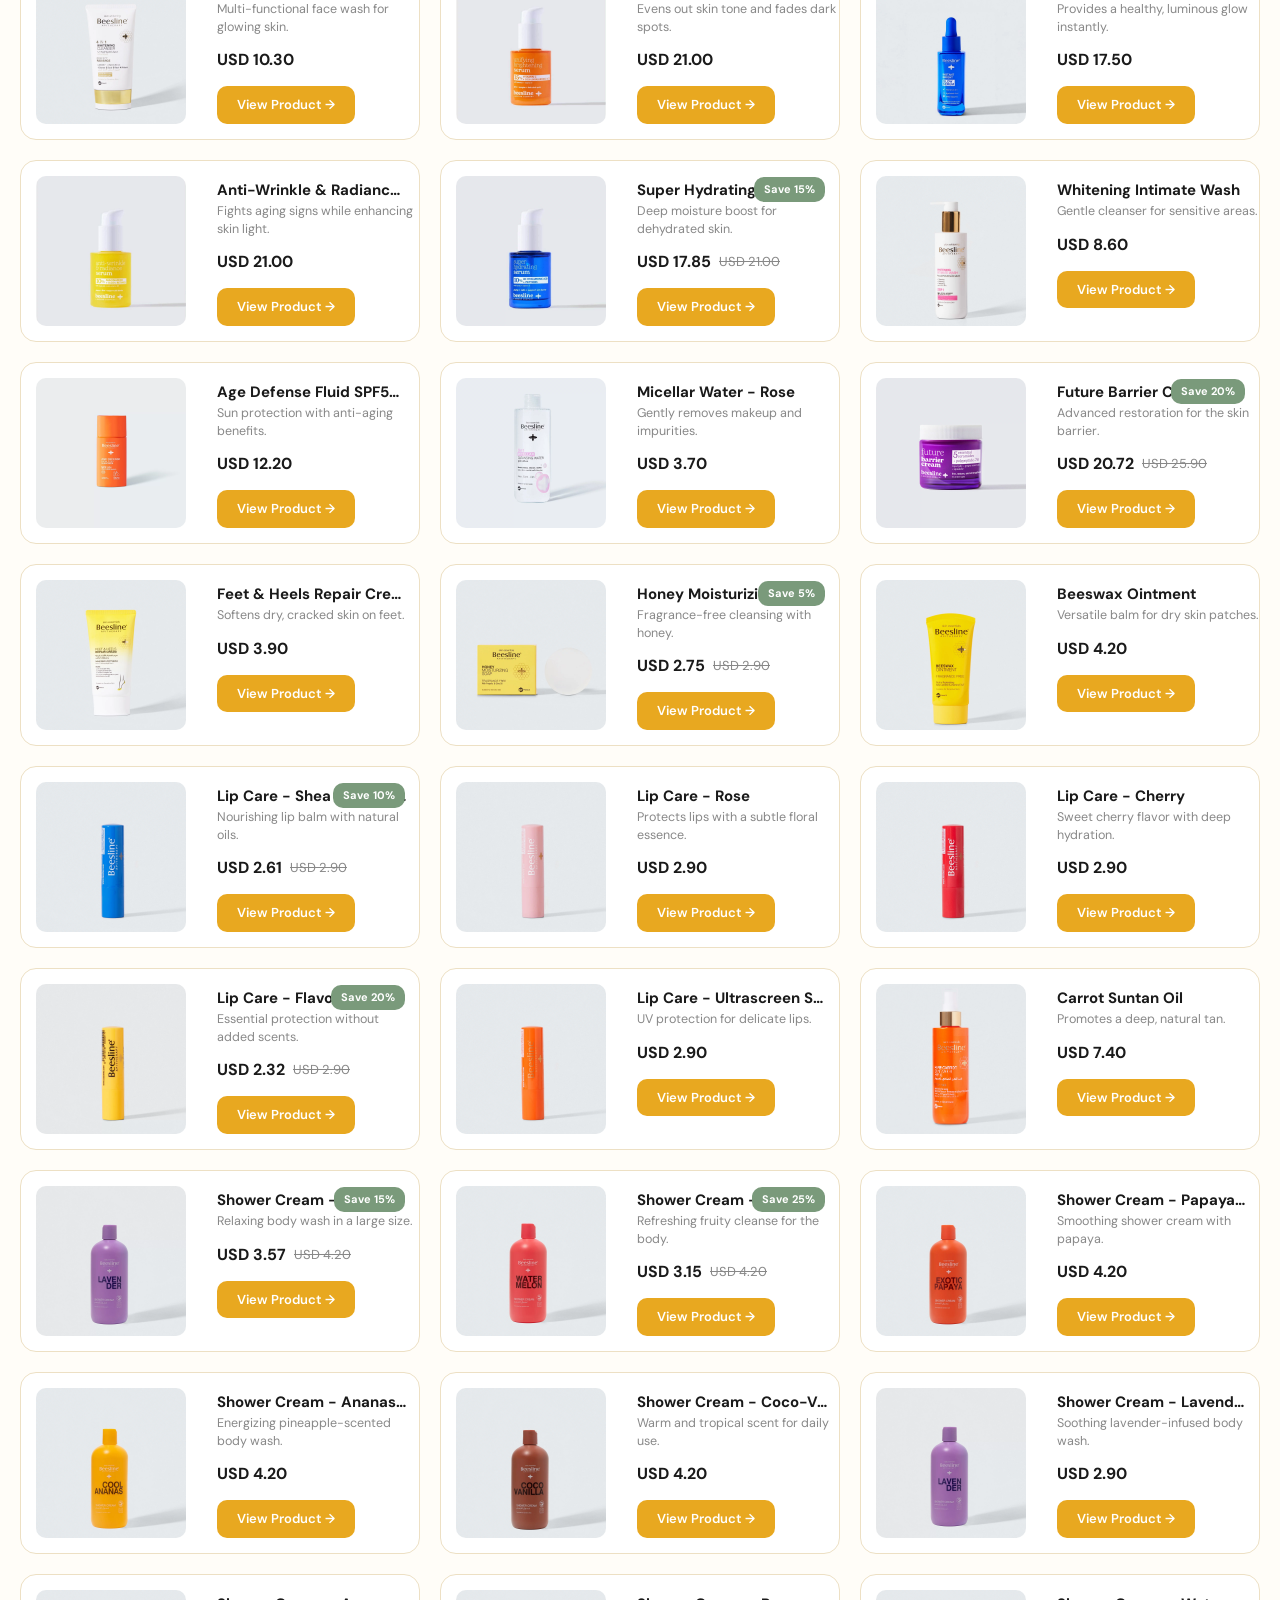
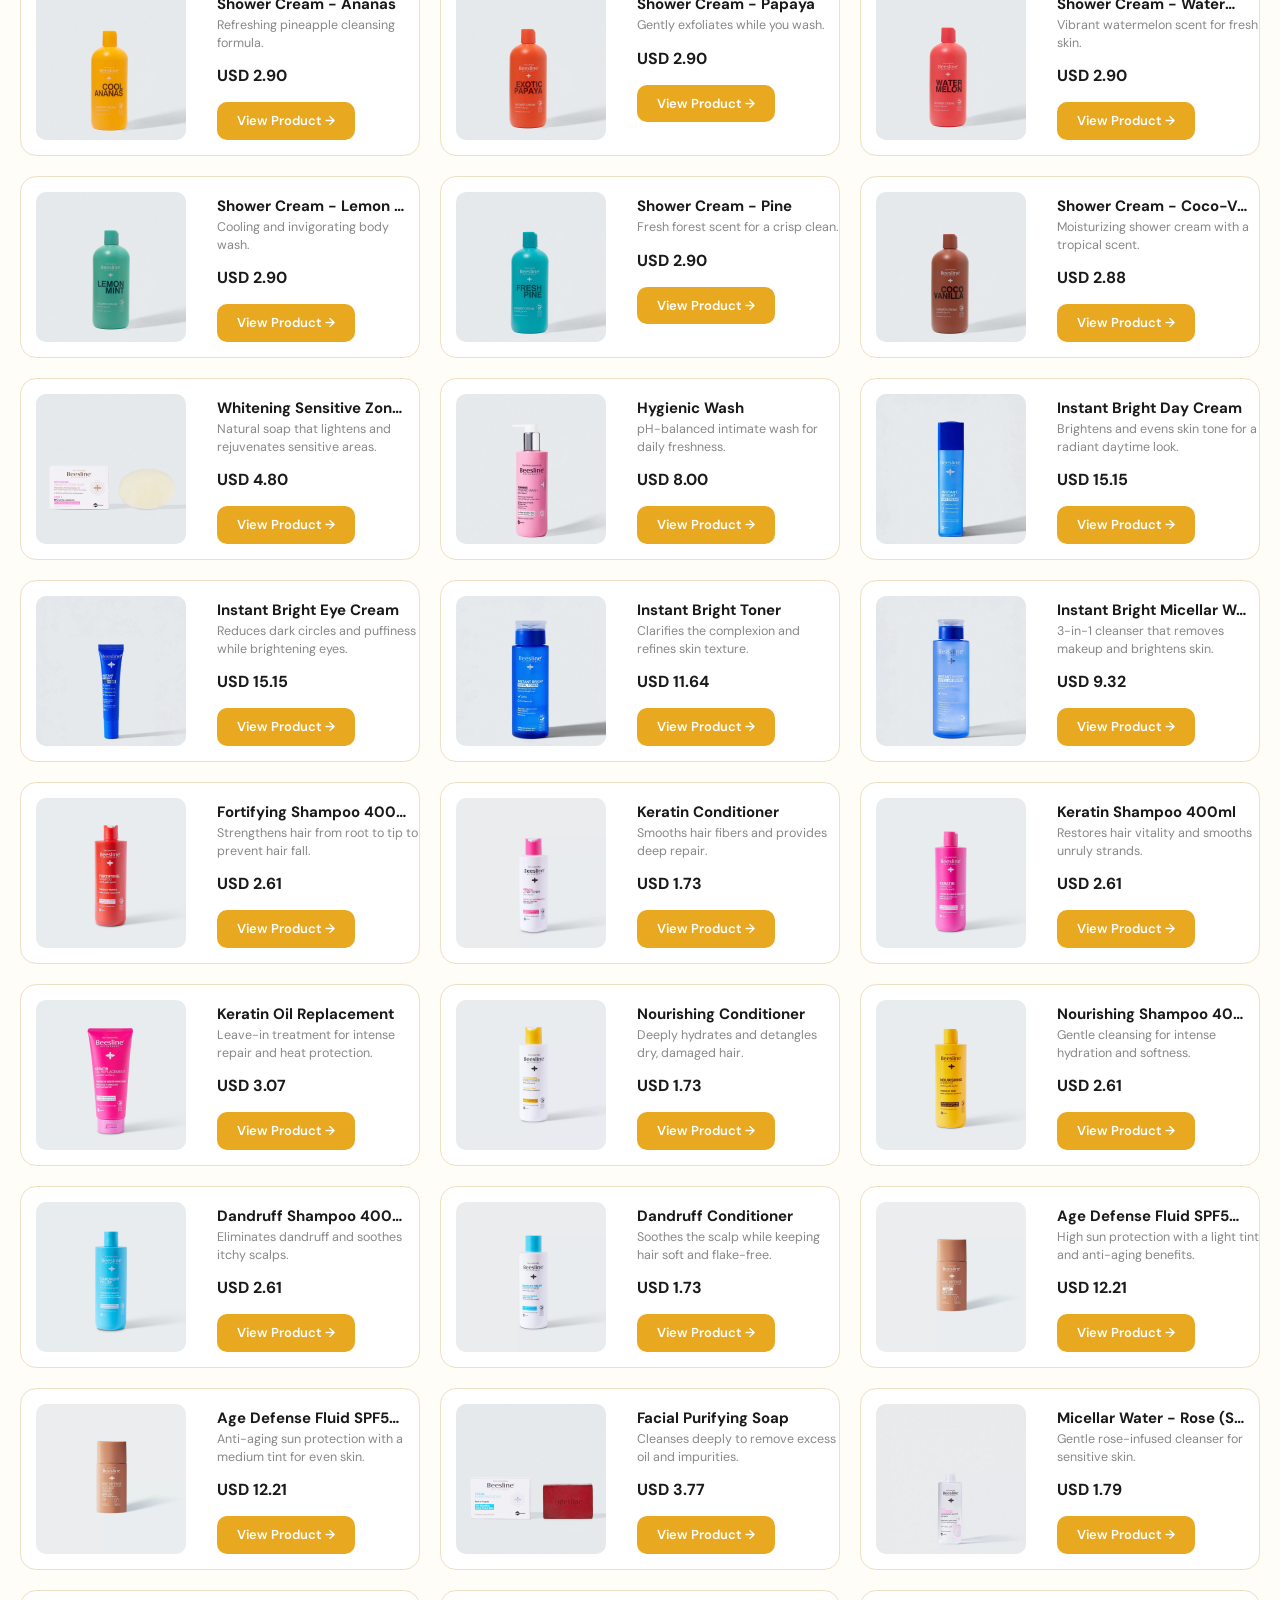
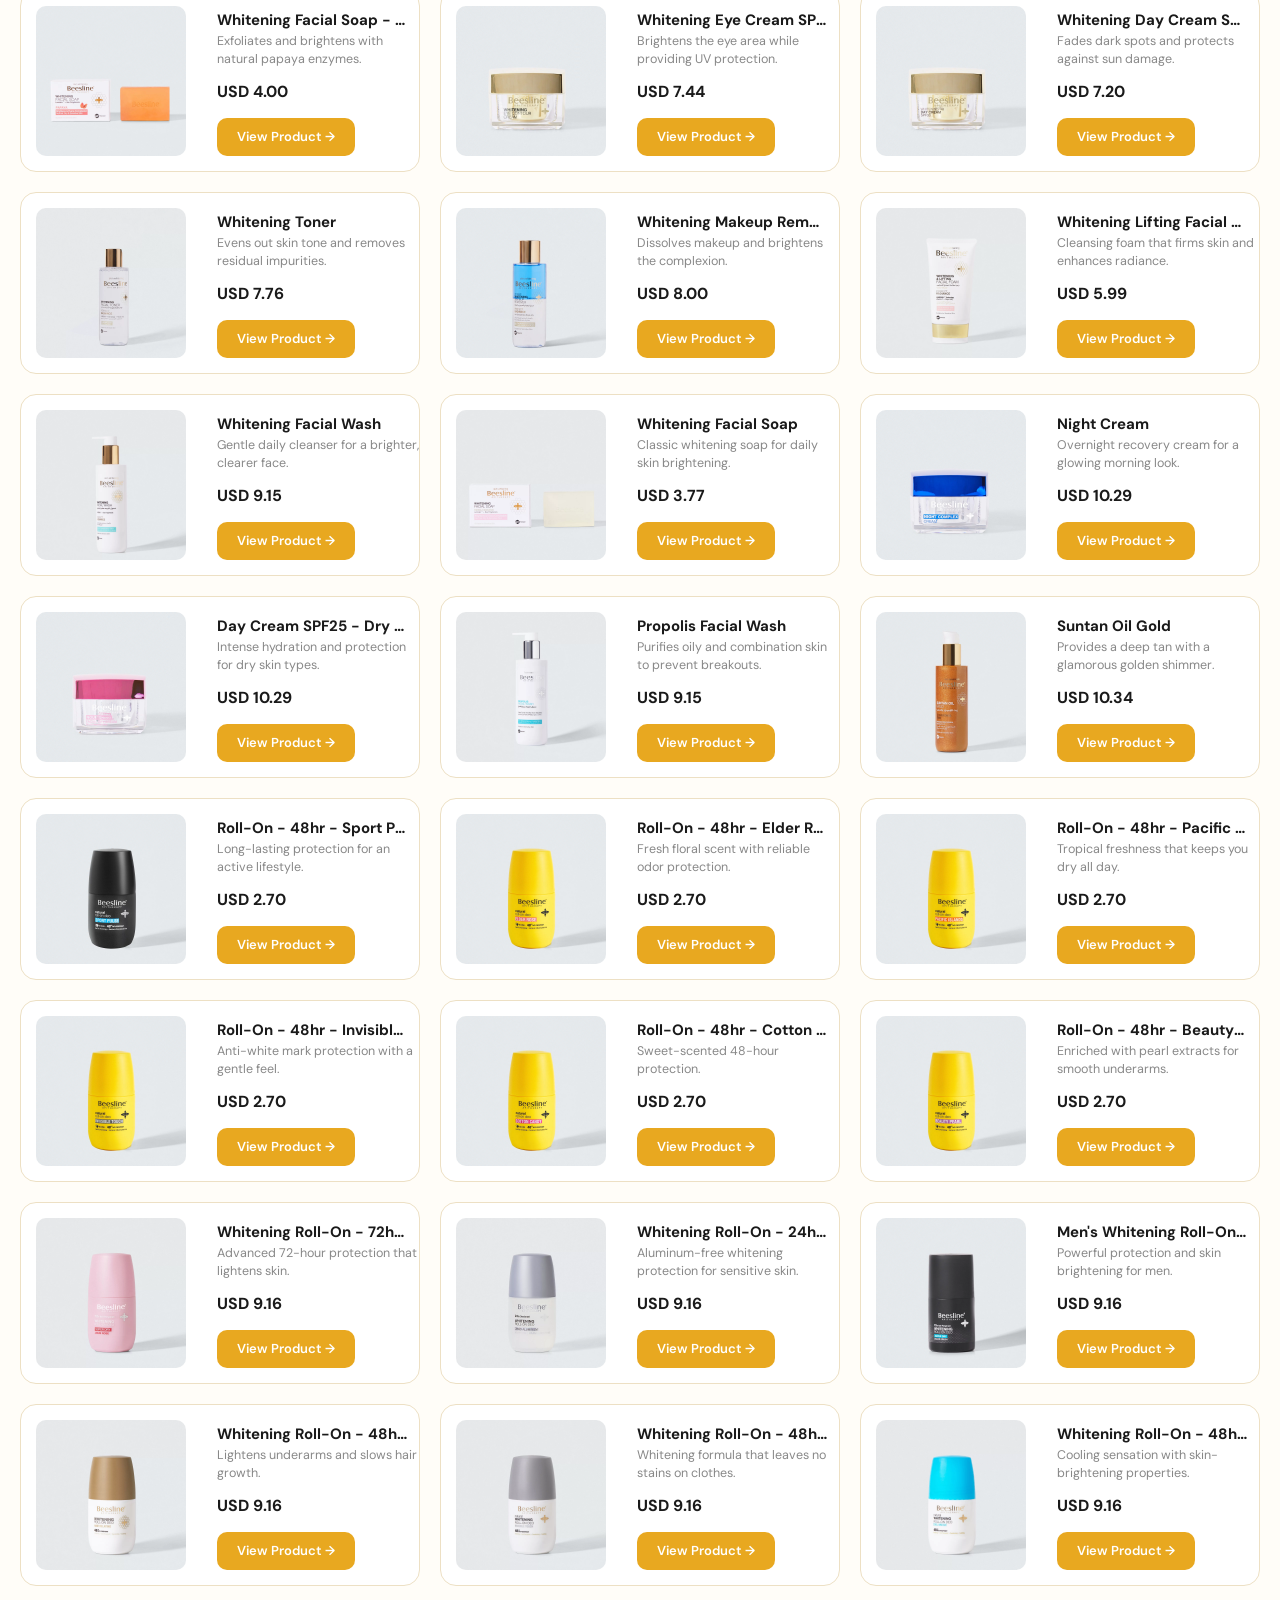
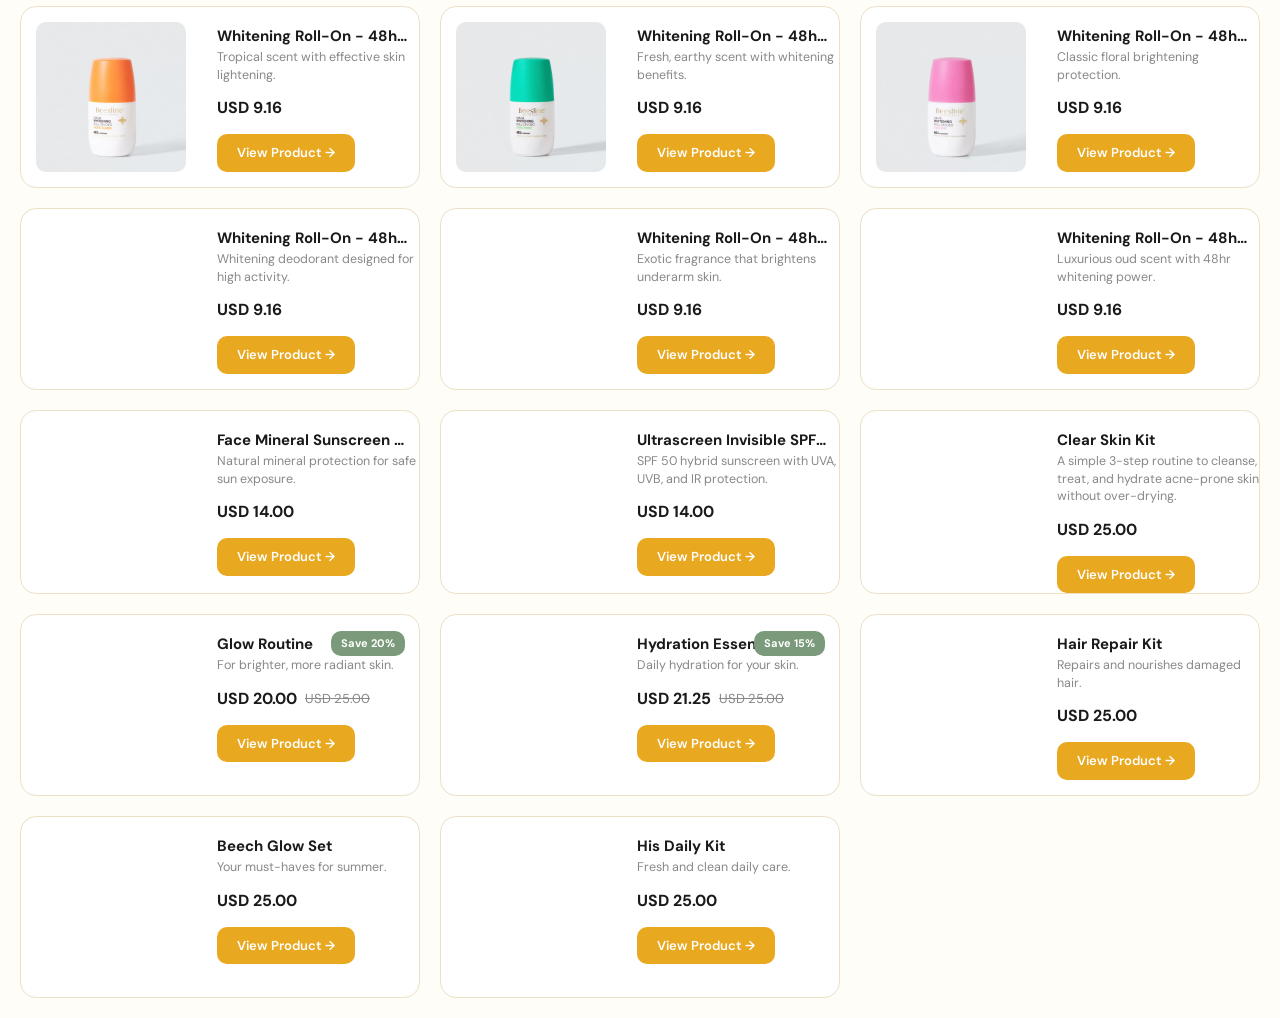
<file: shop_all.html>
<!doctype html>
<html lang="en">
    <head>
        <meta charset="UTF-8" />
        <meta name="viewport" content="width=device-width, initial-scale=1.0" />
        <title>Shop All | Beesline</title>
        <link
            href="https://fonts.googleapis.com/css2?family=Playfair+Display:wght@700;800&family=DM+Sans:wght@300;400;500;600&display=swap"
            rel="stylesheet"
        />
        <link href="https://cdn.jsdelivr.net/npm/bootstrap@5.3.3/dist/css/bootstrap.min.css" rel="stylesheet" />
        <link rel="stylesheet" href="style.css" />
        <link href="images/beesline_favicon.png" rel="icon" type="image/x-icon" />
        <style>
            #search {
                height: 60px;
                background-color: #e8a820;
                display: flex;
                align-items: center;
                padding: 0px 20px;
            }

            #search_input {
                width: 250px;
            }

            #products-grid {
                display: grid;
                grid-template-columns: repeat(3, 1fr);
                gap: 20px;
                padding: 20px;
            }

            .btn-check:checked + .btn,
            .btn.active,
            .btn.show,
            .btn:first-child:active,
            :not(.btn-check) + .btn:active {
                background-color: #ca810a;
                border-color: #ca810a;
            }

            .btn-check:checked + .btn,
            .btn.active,
            .btn.show,
            .btn:first-child:active,
            :not(.btn-check) + .btn:active {
                border-radius: 10px;
            }

            [type="button"]:not(:disabled),
            [type="reset"]:not(:disabled),
            [type="submit"]:not(:disabled),
            button:not(:disabled) {
                border-radius: 10px;
            }
        </style>
    </head>
    <body>
        <header>
            <div class="logo">
                <a href="index.html">
                    <img src="images/beesline_horizontal_logo.png" style="height: 40px" alt="Beesline" />
                </a>
            </div>

            <button class="nav-toggle" type="button" aria-label="Toggle navigation" aria-controls="site-nav" aria-expanded="false">
                <span></span>
                <span></span>
                <span></span>
            </button>

            <nav id="site-nav">
                <a href="shop_all.html" style="color: var(--gold)">Shop All</a>
                <a href="recommendation.html">Recommendation</a>
                <a href="about_us.html">About Us</a>
            </nav>

            <div class="header-icons">
                <a href="shop_all.html" aria-label="Search products">
                    <svg viewBox="0 0 24 24">
                        <circle cx="11" cy="11" r="8" />
                        <line x1="21" y1="21" x2="16.65" y2="16.65" />
                    </svg>
                </a>
                <div class="cart-wrap">
                    <svg viewBox="0 0 24 24">
                        <path d="M6 2L3 6v14a2 2 0 002 2h14a2 2 0 002-2V6l-3-4z" />
                        <line x1="3" y1="6" x2="21" y2="6" />
                        <path d="M16 10a4 4 0 01-8 0" />
                    </svg>
                    <span class="cart-badge">0</span>
                </div>
            </div>
        </header>

        <section id="search">
            <input
                id="search_input"
                type="text"
                class="form-control me-3"
                placeholder="Search..."
                aria-label="Search..."
            />

            <div class="dropdown">
                <button
                    class="btn btn-primary dropdown-toggle"
                    type="button"
                    data-bs-toggle="dropdown"
                    aria-expanded="false"
                >
                    Select Options
                </button>
                <ul class="dropdown-menu">
                    <li class="px-3 py-1">
                        <div class="form-check">
                            <input
                                class="form-check-input category-filter"
                                type="checkbox"
                                id="face"
                                data-category="face"
                            />
                            <label class="form-check-label" for="face">Face Care</label>
                        </div>
                    </li>
                    <li class="px-3 py-1">
                        <div class="form-check">
                            <input
                                class="form-check-input category-filter"
                                type="checkbox"
                                id="body"
                                data-category="body"
                            />
                            <label class="form-check-label" for="body">Body Care</label>
                        </div>
                    </li>
                    <li class="px-3 py-1">
                        <div class="form-check">
                            <input
                                class="form-check-input category-filter"
                                type="checkbox"
                                id="hair"
                                data-category="hair"
                            />
                            <label class="form-check-label" for="hair">Hair Care</label>
                        </div>
                    </li>
                    <li class="px-3 py-1">
                        <div class="form-check">
                            <input
                                class="form-check-input category-filter"
                                type="checkbox"
                                id="bundle"
                                data-category="bundle"
                            />
                            <label class="form-check-label" for="bundle">Bundle</label>
                        </div>
                    </li>
                </ul>
            </div>
        </section>

        <section id="products-grid"></section>

        <script src="products.js"></script>
        <script src="utils.js"></script>

        <script>
            (() => {
                const catalog = getProductsCatalog();

                // Initial render on page load
                renderProducts(catalog, "#products-grid");

                function updateGallery() {
                    const searchInput = document.querySelector("#search_input");
                    const searchTerm = searchInput ? searchInput.value.toLowerCase() : "";

                    // Get checked categories
                    const activeCategories = Array.from(document.querySelectorAll(".category-filter"))
                        .filter((cb) => cb.checked)
                        .map((cb) => cb.dataset.category);

                    const filtered = catalog.filter((p) => {
                        const name = (p.name || "").toLowerCase();
                        const category = p.category || "";

                        const matchesSearch = name.includes(searchTerm);
                        const matchesCategory = activeCategories.length === 0 || activeCategories.includes(category);

                        return matchesSearch && matchesCategory;
                    });

                    renderProducts(filtered, "#products-grid");
                }

                // Listen for typing in the search bar
                const searchInput = document.querySelector("#search_input");
                if (searchInput) {
                    searchInput.addEventListener("input", updateGallery);
                }

                // Listen for checkbox changes
                const checkboxes = document.querySelectorAll(".category-filter");
                checkboxes.forEach((cb) => {
                    cb.addEventListener("change", updateGallery);
                });

                // OPTIONAL: Stop dropdown from closing when clicking checkboxes
                document.querySelectorAll(".dropdown-menu").forEach((menu) => {
                    menu.addEventListener("click", (e) => e.stopPropagation());
                });
            })();
        </script>

        <script src="https://cdn.jsdelivr.net/npm/bootstrap@5.3.3/dist/js/bootstrap.bundle.min.js"></script>
    </body>
</html>
</file>
<file: style.css>
*,
*::before,
*::after {
    box-sizing: border-box;
    margin: 0;
    padding: 0;
}

:root {
    --gold: #e8a820;
    --gold-light: #f5c842;
    --gold-dark: #c8861a;
    --cream: #fdf6eb;
    --cream2: #faf0d7;
    --warm-white: #fffdf8;
    --dark: #1a1a1a;
    --dark2: #2d2d2d;
    --mid: #5a5a5a;
    --light: #888;
    --border: #ede0c4;
    --card-bg: #ffffff;
    --green: #4a7c3f;
    --nav-height: 64px;
}

body {
    font-family: "DM Sans", sans-serif;
    background: var(--warm-white);
    color: var(--dark);
    font-size: 14px;
    line-height: 1.5;
}

/* ===== HEADER ===== */
header {
    background: #fff;
    border-bottom: 1px solid var(--border);
    position: sticky;
    top: 0;
    z-index: 100;
    padding: 0 48px;
    height: var(--nav-height);
    display: flex;
    align-items: center;
    justify-content: space-between;
}

.logo {
    display: flex;
    flex-direction: column;
    line-height: 1;
}
.logo-brand {
    font-family: "Playfair Display", serif;
    font-size: 22px;
    font-weight: 800;
    letter-spacing: 1px;
    color: var(--dark);
}
.logo-brand span {
    color: var(--gold);
}
.logo-sub {
    font-size: 9px;
    letter-spacing: 3px;
    text-transform: uppercase;
    color: var(--light);
    margin-top: 1px;
}

.nav-toggle {
    display: none;
}

nav {
    display: flex;
    gap: 28px;
    align-items: center;
}
nav a {
    text-decoration: none;
    color: var(--dark2);
    font-size: 13.5px;
    font-weight: 500;
    transition: color 0.2s;
}
nav a:hover {
    color: var(--gold);
}

.header-icons {
    display: flex;
    gap: 18px;
    align-items: center;
}
.header-icons svg {
    width: 20px;
    height: 20px;
    stroke: var(--dark2);
    fill: none;
    stroke-width: 1.8;
    cursor: pointer;
    transition: stroke 0.2s;
}
.header-icons svg:hover {
    stroke: var(--gold);
}

.cart-wrap {
    position: relative;
}
.cart-badge {
    position: absolute;
    top: -6px;
    right: -6px;
    background: var(--gold);
    color: #fff;
    font-size: 9px;
    font-weight: 700;
    width: 16px;
    height: 16px;
    border-radius: 50%;
    display: flex;
    align-items: center;
    justify-content: center;
}

/* ===== HERO ===== */
.hero {
    background: linear-gradient(135deg, #fdf3dc 0%, #fae8b8 40%, #f5d990 100%);
    min-height: 500px;
    display: flex;
    align-items: center;
    justify-content: center;
    /* padding: 48px 64px; */
    position: relative;
    overflow: hidden;
}

.hero::before {
    content: "";
    position: absolute;
    right: 0;
    top: 0;
    bottom: 0;
    width: 55%;
    background: radial-gradient(ellipse at 70% 50%, rgba(255, 255, 255, 0.15) 0%, transparent 70%);
}

.hero-content {
    width: 100%;
    z-index: 2;
    text-align: center;
    display: flex;
    flex-direction: column;
    align-items: center;
}

.hero h1 {
    font-family: "DM Sans", sans-serif;
    font-size: 50px;
    font-weight: 700;
    color: var(--dark);
    line-height: 1.1;
    margin-bottom: 6px;
}
.hero h1 .bee-yellow {
    color: var(--gold);
    font-size: 52px;
    font-weight: 800;
    display: block;
    line-height: 1;
}
.hero-underline {
    width: 180px;
    height: 3px;
    background: var(--gold);
    border-radius: 2px;
    margin: 8px 0 16px;
}
.hero p {
    font-size: 15px;
    color: var(--dark2);
    margin-bottom: 28px;
    line-height: 1.6;
}

.btn-primary {
    display: inline-flex;
    align-items: center;
    gap: 8px;
    background: var(--gold);
    color: #fff;
    font-size: 14px;
    font-weight: 600;
    padding: 13px 26px;
    border-radius: 50px;
    text-decoration: none;
    cursor: pointer;
    border: none;
    transition:
        background 0.2s,
        transform 0.15s;
}
.btn-primary:hover {
    background: var(--gold-dark);
    transform: translateY(-1px);
}
.btn-primary .arrow {
    font-size: 16px;
}

.hero-image-area {
    display: none;
}

.bee-deco {
    position: absolute;
    animation: float 3s ease-in-out infinite;
    line-height: 1;
    user-select: none;
    z-index: 1;
    pointer-events: none;
}
/* Bees */
.bee-deco:nth-child(1) {
    font-size: 34px;
    top: 10%;
    left: 3%;
    animation-delay: 0s;
    animation-duration: 3.2s;
}
.bee-deco:nth-child(2) {
    font-size: 22px;
    top: 62%;
    left: 7%;
    animation-delay: 1.1s;
    animation-duration: 2.8s;
}
.bee-deco:nth-child(3) {
    font-size: 28px;
    top: 80%;
    left: 18%;
    animation-delay: 0.5s;
    animation-duration: 3.5s;
}
.bee-deco:nth-child(4) {
    font-size: 18px;
    top: 14%;
    left: 30%;
    animation-delay: 1.8s;
    animation-duration: 2.6s;
}
.bee-deco:nth-child(5) {
    font-size: 32px;
    top: 6%;
    left: 70%;
    animation-delay: 0.3s;
    animation-duration: 3.1s;
}
.bee-deco:nth-child(6) {
    font-size: 22px;
    top: 58%;
    left: 82%;
    animation-delay: 1.5s;
    animation-duration: 2.9s;
}
.bee-deco:nth-child(7) {
    font-size: 38px;
    top: 72%;
    left: 90%;
    animation-delay: 0.9s;
    animation-duration: 3.4s;
}
.bee-deco:nth-child(8) {
    font-size: 18px;
    top: 22%;
    left: 93%;
    animation-delay: 2s;
    animation-duration: 2.7s;
}
.bee-deco:nth-child(9) {
    font-size: 24px;
    top: 88%;
    left: 97%;
    animation-delay: 0.7s;
    animation-duration: 3s;
}
.bee-deco:nth-child(10) {
    font-size: 16px;
    top: 4%;
    left: 52%;
    animation-delay: 1.3s;
    animation-duration: 2.5s;
}
.bee-deco:nth-child(11) {
    font-size: 26px;
    top: 40%;
    left: 2%;
    animation-delay: 0.4s;
    animation-duration: 3.3s;
}
.bee-deco:nth-child(12) {
    font-size: 20px;
    top: 3%;
    left: 18%;
    animation-delay: 1.6s;
    animation-duration: 2.4s;
}
.bee-deco:nth-child(13) {
    font-size: 30px;
    top: 50%;
    left: 67%;
    animation-delay: 0.2s;
    animation-duration: 3.6s;
}
.bee-deco:nth-child(14) {
    font-size: 16px;
    top: 90%;
    left: 30%;
    animation-delay: 2.2s;
    animation-duration: 2.3s;
}
.bee-deco:nth-child(15) {
    font-size: 28px;
    top: 35%;
    left: 95%;
    animation-delay: 0.6s;
    animation-duration: 3s;
}

.bee-deco:nth-child(16) {
    font-size: 24px;
    top: 5%;
    left: 42%;
    animation-delay: 1s;
    animation-duration: 3s;
}
.bee-deco:nth-child(17) {
    font-size: 30px;
    top: 75%;
    left: 62%;
    animation-delay: 0.8s;
    animation-duration: 2.8s;
}
.bee-deco:nth-child(18) {
    font-size: 20px;
    top: 28%;
    left: 13%;
    animation-delay: 2.4s;
    animation-duration: 3.2s;
}
.bee-deco:nth-child(19) {
    font-size: 26px;
    top: 85%;
    left: 8%;
    animation-delay: 1.7s;
    animation-duration: 2.9s;
}
.bee-deco:nth-child(20) {
    font-size: 22px;
    top: 15%;
    left: 78%;
    animation-delay: 0.1s;
    animation-duration: 3.1s;
}
.bee-deco:nth-child(21) {
    font-size: 30px;
    top: 55%;
    left: 32%;
    animation-delay: 1.9s;
    animation-duration: 2.7s;
}
.bee-deco:nth-child(22) {
    font-size: 18px;
    top: 92%;
    left: 72%;
    animation-delay: 0.5s;
    animation-duration: 3.3s;
}
.bee-deco:nth-child(23) {
    font-size: 16px;
    top: 45%;
    left: 22%;
    animation-delay: 2.1s;
    animation-duration: 2.5s;
}
.bee-deco:nth-child(24) {
    font-size: 28px;
    top: 7%;
    left: 88%;
    animation-delay: 1.4s;
    animation-duration: 3s;
}
.bee-deco:nth-child(25) {
    font-size: 20px;
    top: 35%;
    left: 78%;
    animation-delay: 0.3s;
    animation-duration: 2.6s;
}

@keyframes float {
    0%,
    100% {
        transform: translateY(0) rotate(-8deg);
    }
    33% {
        transform: translateY(-8px) rotate(6deg);
    }
    66% {
        transform: translateY(-4px) rotate(-12deg);
    }
}

.bottle {
    border-radius: 12px 12px 8px 8px;
    display: flex;
    flex-direction: column;
    align-items: center;
    justify-content: center;
    position: relative;
    box-shadow: 0 8px 32px rgba(0, 0, 0, 0.15);
}

.bottle-tall {
    width: 70px;
    height: 180px;
    background: linear-gradient(160deg, #fff 0%, #f0e8d0 100%);
    border-radius: 14px 14px 10px 10px;
}
.bottle-mid {
    width: 80px;
    height: 140px;
    background: linear-gradient(160deg, #fff 0%, #e8dfc0 100%);
    border-radius: 12px 12px 8px 8px;
}
.bottle-short {
    width: 65px;
    height: 110px;
    background: linear-gradient(160deg, #fff8e8 0%, #f5e8c0 100%);
    border-radius: 10px 10px 8px 8px;
}
.bottle-pump {
    width: 75px;
    height: 200px;
    background: linear-gradient(160deg, #fff 0%, #e8e0cc 100%);
    border-radius: 10px 10px 8px 8px;
}

.bottle::before {
    content: "";
    position: absolute;
    top: 0;
    left: 0;
    right: 0;
    height: 40%;
    background: linear-gradient(180deg, rgba(255, 255, 255, 0.6) 0%, transparent 100%);
    border-radius: inherit;
}

.bottle-label {
    position: absolute;
    bottom: 30px;
    width: 80%;
    text-align: center;
    font-size: 7px;
    font-weight: 700;
    color: var(--dark);
    letter-spacing: 0.5px;
}

.honey-comb {
    position: absolute;
    right: -10px;
    bottom: -10px;
    width: 90px;
    height: 90px;
    opacity: 0.4;
    z-index: 0;
}

.flowers {
    position: absolute;
    font-size: 24px;
    opacity: 0.7;
}
.flowers-left {
    left: -40px;
    bottom: 10px;
}
.flowers-right {
    right: -60px;
    top: 20px;
}

/* ===== SECTION COMMON ===== */
/* section {
    padding: 56px 64px;
} */
.section-title {
    text-align: center;
    /* font-size: 45px; */
    font-weight: 700;
    color: var(--dark);
    margin-bottom: 8px;
}
.section-sub {
    text-align: center;
    font-size: 14px;
    color: var(--light);
    margin-bottom: 36px;
}

/* ===== EXPLORE ===== */
.explore {
    background: var(--warm-white);
}
.explore-grid {
    display: grid;
    grid-template-columns: repeat(5, 1fr);
    gap: 16px;
    height: 250px;
}

.explore-card {
    background: #fff;
    border: 1px solid var(--border);
    border-radius: 16px;
    padding: 28px 20px 20px;
    text-align: left;
    transition:
        box-shadow 0.2s,
        transform 0.2s;
    cursor: pointer;
    display: flex;
    flex-direction: column;
    align-items: center;
    justify-content: center;
}
.explore-card:hover {
    box-shadow: 0 6px 28px rgba(232, 168, 32, 0.15);
    transform: translateY(-3px);
}

.explore-icon {
    width: 52px;
    height: 52px;
    margin-bottom: 14px;
    display: flex;
    align-items: center;
    justify-content: center;
}
.explore-icon svg {
    width: 44px;
    height: 44px;
    stroke: var(--dark);
    fill: none;
    stroke-width: 1.4;
}

.explore-card h3 {
    font-size: 15px;
    font-weight: 700;
    margin-bottom: 6px;
    color: var(--dark);
}
.explore-card p {
    font-size: 12.5px;
    color: var(--light);
    line-height: 1.5;
    margin-bottom: 16px;
}
.arrow-link {
    display: inline-flex;
    align-items: center;
    justify-content: center;
    width: 32px;
    height: 32px;
    background: var(--gold);
    border-radius: 50%;
    color: #fff;
    font-size: 16px;
    text-decoration: none;
    transition: background 0.2s;
}
.arrow-link:hover {
    background: var(--gold-dark);
}

/* ===== FIND ROUTINE ===== */
.find-routine {
    background: var(--cream2);
    padding: 0 64px;
}
.routine-banner {
    background: linear-gradient(135deg, #faf0d0 0%, #f5e4a8 100%);
    border-radius: 20px;
    padding: 15px 60px;
    display: flex;
    align-items: center;
    gap: 40px;
    position: relative;
    overflow: hidden;
    margin: 40px 0;
}

.routine-banner-img {
    width: 160px;
    flex-shrink: 0;
    position: relative;
}

.routine-person {
    width: 150px;
    height: 180px;
    background: linear-gradient(160deg, #e8d0a8 0%, #c8a870 100%);
    border-radius: 80px 80px 40px 40px;
    position: relative;
    overflow: hidden;
}

/* Human face placeholder */
.routine-person::before {
    content: "👩";
    font-size: 80px;
    position: absolute;
    top: 50%;
    left: 50%;
    transform: translate(-50%, -55%);
}

.routine-content {
    flex: 1;
    text-align: center;
}
.routine-content h2 {
    font-size: 28px;
    font-weight: 700;
    color: var(--dark);
    margin-bottom: 10px;
}
.routine-content p {
    font-size: 14.5px;
    color: var(--mid);
    margin-bottom: 24px;
    line-height: 1.6;
}

.btn-dark {
    display: inline-flex;
    align-items: center;
    gap: 8px;
    background: var(--dark);
    color: #fff;
    font-size: 14px;
    font-weight: 600;
    padding: 13px 26px;
    border-radius: 50px;
    text-decoration: none;
    cursor: pointer;
    border: none;
    transition: background 0.2s;
}
.btn-dark:hover {
    background: #333;
}

.routine-checklist {
    flex-shrink: 0;
}
.checklist-svg {
    width: 120px;
    opacity: 0.7;
}

/* ===== ROUTINE HUB ===== */
.routine-hub {
    background: #fff;
}
.hub-grid {
    display: grid;
    grid-template-columns: repeat(4, 1fr);
    gap: 20px;
}

.hub-card {
    border-radius: 16px;
    overflow: hidden;
    background: var(--warm-white);
    border: 1px solid var(--border);
    transition:
        box-shadow 0.2s,
        transform 0.2s;
    cursor: pointer;
}
.hub-card:hover {
    box-shadow: 0 8px 32px rgba(0, 0, 0, 0.1);
    transform: translateY(-3px);
}

.hub-card-img {
    width: 100%;
    height: 220px;
    position: relative;
    overflow: hidden;
}

/* Photo placeholders for hub cards */
.hub-img-acne {
    background: linear-gradient(160deg, #f5d5c0 0%, #e8a888 100%);
}
.hub-img-glow {
    background: linear-gradient(160deg, #f5e8c0 0%, #e8c880 100%);
}
.hub-img-sensitive {
    background: linear-gradient(160deg, #d8e8f0 0%, #a8c8d8 100%);
}
.hub-img-hair {
    background: linear-gradient(160deg, #e8d8c8 0%, #c8a888 100%);
}

.hub-card-img-inner {
    width: 100%;
    height: 100%;
    display: flex;
    align-items: center;
    justify-content: center;
    font-size: 60px;
}

.hub-card-body {
    padding: 16px;
}
.hub-card-body h3 {
    font-size: 14.5px;
    font-weight: 700;
    margin-bottom: 6px;
    color: var(--dark);
}
.hub-card-body p {
    font-size: 12.5px;
    color: var(--light);
    margin-bottom: 14px;
    line-height: 1.5;
}
.read-more {
    display: inline-flex;
    align-items: center;
    gap: 6px;
    font-size: 13px;
    font-weight: 600;
    color: var(--dark);
    text-decoration: none;
    border-bottom: 1.5px solid var(--dark);
    padding-bottom: 1px;
    transition: color 0.2s;
}
.read-more:hover {
    color: var(--gold);
    border-color: var(--gold);
}

/* ===== REAL RESULTS ===== */
.real-results {
    background: var(--cream);
}
.results-grid {
    display: grid;
    grid-template-columns: repeat(3, 1fr);
    gap: 24px;
}

.result-card {
    background: #fff;
    border-radius: 16px;
    overflow: hidden;
    border: 1px solid var(--border);
    transition: box-shadow 0.2s;
}
.result-card:hover {
    box-shadow: 0 6px 24px rgba(0, 0, 0, 0.1);
}

.result-img {
    width: 100%;
    height: 180px;
    display: flex;
}
.result {
    flex: 1;
    height: 100%;
    display: flex;
    align-items: center;
    justify-content: center;
    flex-direction: column;
    font-size: 40px;
    background: linear-gradient(160deg, #e8c8b0 0%, #d0a888 100%);
}

.result-body {
    padding: 16px;
}
.result-body blockquote {
    font-size: 13.5px;
    color: var(--dark2);
    font-style: italic;
    margin-bottom: 12px;
    line-height: 1.5;
}
.result-body .reviewer {
    font-size: 13px;
    font-weight: 700;
    color: var(--dark);
    display: flex;
    align-items: center;
    justify-content: space-between;
}
.stars {
    color: var(--gold);
    font-size: 14px;
    letter-spacing: 1px;
}

/* ===== DERMATOLOGIST ===== */
.derma {
    background: #fff;
    border-top: 1px solid var(--border);
}
.derma-grid {
    display: flex;
    justify-content: center;
    gap: 0;
}
.derma-item {
    flex: 1;
    display: flex;
    flex-direction: column;
    align-items: center;
    gap: 10px;
    padding: 20px;
    border-right: 1px solid var(--border);
    text-align: center;
}
.derma-item:last-child {
    border-right: none;
}

.derma-item span {
    font-size: 12px;
    font-weight: 600;
    color: var(--dark2);
    line-height: 1.4;
}

/* ===== BUNDLES ===== */
.bundles {
    background: var(--cream);
}
.bundles-grid {
    display: grid;
    grid-template-columns: repeat(3, 1fr);
    gap: 20px;
}

.bundle-card {
    background: #fff;
    border-radius: 16px;
    overflow: hidden;
    border: 1px solid var(--border);
    transition:
        box-shadow 0.2s,
        transform 0.2s;
    cursor: pointer;
    display: flex;
    gap: 16px;
    align-items: flex-start;
    position: relative;
}
.bundle-card:hover {
    box-shadow: 0 8px 32px rgba(232, 168, 32, 0.15);
    transform: translateY(-2px);
}

.save-badge {
    position: absolute;
    top: 16px;
    right: 14px;
    background: #7a9a7b;
    color: #fff;
    font-size: 11px;
    font-weight: 700;
    padding: 4px 10px;
    border-radius: 10px;
}

.bundle-img-wrap {
    width: 110px;
    height: 150px;
    flex-shrink: 0;
    display: flex;
    align-items: center;
    justify-content: center;
    position: relative;
    margin-top: 8px;
}

.b-bottle {
    border-radius: 8px 8px 6px 6px;
    display: flex;
    align-items: center;
    justify-content: center;
}
.b-bottle-a {
    width: 28px;
    height: 70px;
    background: linear-gradient(160deg, #fff 0%, #e8d8a0 100%);
    box-shadow: 0 4px 12px rgba(0, 0, 0, 0.1);
}
.b-bottle-b {
    width: 32px;
    height: 90px;
    background: linear-gradient(160deg, #fff 0%, #d8e8d0 100%);
    box-shadow: 0 4px 12px rgba(0, 0, 0, 0.1);
}
.b-bottle-c {
    width: 26px;
    height: 60px;
    background: linear-gradient(160deg, #fff 0%, #f0d8c0 100%);
    box-shadow: 0 4px 12px rgba(0, 0, 0, 0.1);
}

.bundle-info {
    flex: 1;
    padding-top: 20px;
}
.bundle-info h3 {
    font-size: 15px;
    font-weight: 700;
    margin-bottom: 4px;
    color: var(--dark);
    overflow: hidden;
    white-space: nowrap;
    text-overflow: ellipsis;
    width: 190px;
}
.bundle-info p {
    font-size: 12.5px;
    color: var(--light);
    margin-bottom: 12px;
    line-height: 1.4;
}
.bundle-price {
    display: flex;
    align-items: center;
    gap: 8px;
    margin-bottom: 14px;
}
.price-new {
    font-size: 16px;
    font-weight: 700;
    color: var(--dark);
}
.price-old {
    font-size: 13px;
    color: var(--light);
    text-decoration: line-through;
}

.btn-shop {
    display: inline-flex;
    align-items: center;
    gap: 6px;
    background: var(--gold);
    color: #fff;
    font-size: 13px;
    font-weight: 600;
    padding: 9px 20px;
    border-radius: 10px;
    text-decoration: none;
    cursor: pointer;
    border: none;
    transition: background 0.2s;
}
.btn-shop:hover {
    background: var(--gold-dark);
}

/* ===== FOOTER STRIP ===== */
.footer-strip {
    background: var(--cream2);
    border-top: 1px solid var(--border);
    padding: 20px 64px;
    display: flex;
    justify-content: space-around;
    align-items: center;
}

.strip-item {
    display: flex;
    align-items: center;
    gap: 12px;
}
.strip-icon {
    width: 40px;
    height: 40px;
    border: 1.5px solid var(--border);
    border-radius: 50%;
    display: flex;
    align-items: center;
    justify-content: center;
    font-size: 18px;
}
.strip-text h4 {
    font-size: 13px;
    font-weight: 700;
    color: var(--dark);
}
.strip-text p {
    font-size: 11.5px;
    color: var(--light);
}

#dotted-bee {
    position: absolute;
    height: 66px;
    transform: rotate(269deg);
    right: 544px;
    top: 244px;
}

/* ===== HERO CAROUSEL FIXED ===== */

.hero {
    background: linear-gradient(135deg, #fdf3dc 0%, #fae8b8 40%, #f5d990 100%);
    height: 500px;
    min-height: 500px;
    display: flex;
    align-items: center;
    justify-content: center;
    padding: 0;
    position: relative;
    overflow: hidden;
}

/* remove overlay causing weird borders */
.hero::before {
    display: none !important;
    content: none !important;
}

.hero-carousel {
    position: relative;
    width: 100%;
    height: 500px;
    overflow: hidden;
}

.hero-carousel-track {
    position: relative;
    width: 100%;
    height: 500px;
}

.hero-slide {
    position: absolute;
    inset: 0;
    width: 100%;
    height: 100%;
    opacity: 0;
    pointer-events: none;
    transition: opacity 0.45s ease;
    overflow: hidden;
}

.hero-slide.active {
    opacity: 1;
    pointer-events: auto;
    z-index: 2;
}

/* page 2 + 3 should be pure full image */
.hero-slide-2,
.hero-slide-3 {
    background: transparent !important;
    padding: 0 !important;
}

/* remove any before/after overlays */
.hero-slide::before,
.hero-slide::after {
    display: none !important;
    content: none !important;
}

/* image fills FULL section with NO borders */
.hero-slide-2 .hero-slide-image,
.hero-slide-3 .hero-slide-image {
    position: absolute !important;
    top: 0 !important;
    left: 0 !important;
    right: 0 !important;
    bottom: 0 !important;
    width: 100% !important;
    height: 100% !important;
    max-width: none !important;
    max-height: none !important;
    object-fit: cover !important;
    object-position: center center !important;
    display: block !important;
    margin: 0 !important;
    padding: 0 !important;
    border: none !important;
    border-radius: 0 !important;
    box-shadow: none !important;
    background: transparent !important;
    z-index: 1;
}

/* slide 1 text/content */
.hero-content {
    position: relative;
    z-index: 3;
    width: 100%;
    text-align: center;
    display: flex;
    flex-direction: column;
    align-items: center;
    justify-content: center;
    height: 100%;
}

.hero-arrow {
    position: absolute;
    top: 50%;
    transform: translateY(-50%);
    z-index: 5;
    width: 42px;
    height: 42px;
    border: none;
    border-radius: 50%;
    background: rgba(255, 255, 255, 0.85);
    font-size: 28px;
    cursor: pointer;
}

.hero-arrow-left {
    left: 18px;
}

.hero-arrow-right {
    right: 18px;
}

.hero-dots {
    position: absolute;
    left: 50%;
    bottom: 18px;
    transform: translateX(-50%);
    display: flex;
    gap: 10px;
    z-index: 5;
}

.hero-dot {
    width: 10px;
    height: 10px;
    border: none;
    border-radius: 999px;
    background: rgba(26, 26, 26, 0.25);
    cursor: pointer;
}

.hero-dot.active {
    width: 28px;
    background: #e8a820;
}

@media (max-width: 900px) {
    .hero,
    .hero-carousel,
    .hero-carousel-track,
    .hero-slide {
        height: 500px;
    }

    .hero-arrow {
        display: none;
    }
}

@media (max-width: 700px) {
    .hero,
    .hero-carousel,
    .hero-carousel-track,
    .hero-slide {
        height: 500px;
        min-height: 500px;
    }
}

.explore-img {
    height: 100px;
    aspect-ratio: 1/1;
    margin-bottom: 20px;
}

.derma-img {
    height: 80px;
}

.bundle-img {
    height: 150px;
    border-radius: 10px;
    aspect-ratio: 1/1;
    margin: 15px;
}

.header-icons a {
    display: inline-flex;
    align-items: center;
}

.cart-wrap {
    cursor: pointer;
}

.cart-wrap:focus-visible,
.product-card-link:focus-visible {
    outline: 2px solid var(--gold);
    outline-offset: 4px;
    border-radius: 16px;
}

.cart-badge-empty {
    background: #d7c8aa;
}

.cart-popover {
    position: absolute;
    top: 36px;
    right: -8px;
    width: min(360px, calc(100vw - 32px));
    max-height: 70vh;
    background: #fff;
    border: 1px solid var(--border);
    border-radius: 18px;
    box-shadow: 0 20px 60px rgba(26, 26, 26, 0.18);
    padding: 16px;
    z-index: 250;
    opacity: 0;
    transform: translateY(10px) scale(0.98);
    pointer-events: none;
    transition:
        opacity 0.18s ease,
        transform 0.18s ease;
}

.cart-popover.open {
    opacity: 1;
    transform: translateY(0) scale(1);
    pointer-events: auto;
}

.cart-popover-header {
    display: flex;
    align-items: flex-start;
    justify-content: space-between;
    gap: 12px;
    padding-bottom: 12px;
    border-bottom: 1px solid var(--border);
}

.cart-kicker {
    color: var(--gold-dark);
    display: block;
    font-size: 10px;
    font-weight: 800;
    letter-spacing: 1.5px;
    text-transform: uppercase;
}

.cart-popover-header h3 {
    color: var(--dark);
    font-size: 18px;
    font-weight: 800;
    margin: 2px 0 0;
}

.cart-close,
.cart-remove {
    border: none;
    background: var(--cream);
    color: var(--dark2);
    cursor: pointer;
    font-size: 18px;
    line-height: 1;
    transition:
        background 0.2s,
        color 0.2s;
}

.cart-close {
    width: 30px;
    height: 30px;
    border-radius: 50%;
}

.cart-close:hover,
.cart-remove:hover {
    background: var(--gold);
    color: #fff;
}

.cart-items {
    display: flex;
    flex-direction: column;
    gap: 12px;
    max-height: 330px;
    overflow-y: auto;
    padding: 14px 2px;
}

.cart-empty {
    background: var(--cream);
    border: 1px dashed var(--border);
    border-radius: 14px;
    color: var(--mid);
    display: flex;
    flex-direction: column;
    gap: 4px;
    padding: 18px;
    text-align: center;
}

.cart-empty strong {
    color: var(--dark);
}

.cart-item {
    display: grid;
    grid-template-columns: 58px 1fr 28px;
    gap: 10px;
    align-items: center;
}

.cart-item-image {
    width: 58px;
    height: 58px;
    background: var(--cream);
    border: 1px solid var(--border);
    border-radius: 12px;
    display: flex;
    align-items: center;
    justify-content: center;
    overflow: hidden;
}

.cart-item-image img {
    width: 100%;
    height: 100%;
    object-fit: contain;
}

.cart-item-info {
    min-width: 0;
}

.cart-item-info > a {
    width: 200px;
    overflow: hidden;
    white-space: nowrap;
    text-overflow: ellipsis;
}

.cart-item-name {
    color: var(--dark);
    display: block;
    font-size: 13px;
    font-weight: 800;
    line-height: 1.25;
    overflow: hidden;
    text-decoration: none;
    text-overflow: ellipsis;
    white-space: nowrap;
}

.cart-item-name:hover {
    color: var(--gold-dark);
}

.cart-item-meta {
    color: var(--light);
    display: block;
    font-size: 11px;
    margin: 2px 0;
}

.cart-item-info strong {
    color: var(--dark2);
    font-size: 12px;
}

.cart-remove {
    width: 28px;
    height: 28px;
    border-radius: 50%;
}

.cart-footer {
    border-top: 1px solid var(--border);
    display: flex;
    flex-direction: column;
    gap: 12px;
    padding-top: 14px;
}

.cart-total-row {
    display: flex;
    align-items: center;
    justify-content: space-between;
    color: var(--mid);
    font-size: 13px;
}

.cart-total-row strong {
    color: var(--dark);
    font-size: 16px;
}

.cart-checkout {
    background: var(--dark);
    border: none;
    border-radius: 999px;
    color: #fff;
    cursor: pointer;
    font-weight: 800;
    padding: 12px 18px;
}

.cart-checkout:disabled {
    background: #cfc3ad;
    cursor: not-allowed;
}

.product-card-link {
    cursor: pointer;
}

.products-empty {
    background: #fff;
    border: 1px dashed var(--border);
    border-radius: 16px;
    color: var(--mid);
    grid-column: 1 / -1;
    padding: 28px;
    text-align: center;
}

.product-page {
    background:
        radial-gradient(circle at top left, rgba(232, 168, 32, 0.16), transparent 32%),
        linear-gradient(180deg, var(--warm-white) 0%, var(--cream) 100%);
    min-height: calc(100vh - var(--nav-height));
}

.product-detail-shell {
    padding: 56px 48px 32px;
}

.product-detail-card {
    background: rgba(255, 255, 255, 0.92);
    border: 1px solid var(--border);
    border-radius: 28px;
    box-shadow: 0 24px 70px rgba(116, 77, 17, 0.12);
    display: grid;
    grid-template-columns: minmax(280px, 0.9fr) minmax(320px, 1.1fr);
    gap: 44px;
    margin: 0 auto;
    max-width: 1120px;
    overflow: hidden;
    padding: 34px;
}

.product-gallery {
    background:
        radial-gradient(circle at 50% 20%, rgba(255, 255, 255, 0.9), transparent 34%),
        linear-gradient(145deg, #fff7df 0%, #f1d68d 100%);
    border: 1px solid var(--border);
    border-radius: 24px;
    display: flex;
    align-items: center;
    justify-content: center;
    min-height: 460px;
    padding: 42px;
    position: relative;
}

.product-gallery img {
    max-width: 100%;
    max-height: 390px;
    object-fit: contain;
    filter: drop-shadow(0 18px 24px rgba(80, 48, 11, 0.18));
}

.product-save-badge {
    left: auto;
    right: 22px;
    top: 22px;
}

.product-detail-info {
    display: flex;
    flex-direction: column;
    justify-content: center;
    padding-right: 10px;
}

.product-eyebrow {
    color: var(--gold-dark);
    font-size: 12px;
    font-weight: 900;
    letter-spacing: 2px;
    margin-bottom: 10px;
    text-transform: uppercase;
}

.product-detail-info h1,
.product-not-found h1 {
    color: var(--dark);
    font-family: "Playfair Display", serif;
    font-size: clamp(36px, 5vw, 60px);
    font-weight: 800;
    line-height: 1;
    margin-bottom: 18px;
}

.product-lede {
    color: var(--mid);
    font-size: 16px;
    line-height: 1.7;
    margin-bottom: 24px;
    max-width: 590px;
}

.product-subtitle {
    color: var(--gold-dark);
    font-size: 16px;
    font-weight: 800;
    margin-bottom: 8px;
}

.product-tags {
    display: flex;
    flex-wrap: wrap;
    gap: 8px;
    margin-bottom: 26px;
}

.product-tags span {
    background: var(--cream);
    border: 1px solid var(--border);
    border-radius: 999px;
    color: var(--gold-dark);
    font-size: 12px;
    font-weight: 800;
    padding: 8px 12px;
    text-transform: capitalize;
}

.product-price-block {
    align-items: baseline;
    display: flex;
    gap: 12px;
    margin-bottom: 24px;
}

.product-price {
    color: var(--dark);
    font-size: 34px;
    font-weight: 900;
}

.product-old-price {
    color: var(--light);
    font-size: 17px;
    text-decoration: line-through;
}

.product-meta-grid {
    display: grid;
    grid-template-columns: repeat(3, 1fr);
    gap: 10px;
    margin-bottom: 24px;
}

.product-meta-grid div {
    background: #fff;
    border: 1px solid var(--border);
    border-radius: 16px;
    padding: 14px;
}

.product-meta-grid span {
    color: var(--light);
    display: block;
    font-size: 11px;
    margin-bottom: 4px;
    text-transform: uppercase;
}

.product-meta-grid strong {
    color: var(--dark2);
    font-size: 14px;
    text-transform: capitalize;
}

.quantity-panel {
    align-items: center;
    background: var(--warm-white);
    border: 1px solid var(--border);
    border-radius: 18px;
    display: flex;
    justify-content: space-between;
    margin-bottom: 22px;
    padding: 14px 16px;
}

.quantity-panel > span {
    color: var(--dark2);
    font-weight: 800;
}

.quantity-control {
    align-items: center;
    background: #fff;
    border: 1px solid var(--border);
    border-radius: 999px;
    display: flex;
    overflow: hidden;
}

.quantity-control button {
    background: transparent;
    border: none;
    color: var(--dark);
    cursor: pointer;
    font-size: 18px;
    font-weight: 900;
    height: 42px;
    width: 42px;
}

.quantity-control button:hover {
    background: var(--cream);
}

.quantity-control input {
    border: none;
    color: var(--dark);
    font-weight: 900;
    height: 42px;
    text-align: center;
    width: 54px;
}

.quantity-control input:focus {
    outline: none;
}

.quantity-control input::-webkit-outer-spin-button,
.quantity-control input::-webkit-inner-spin-button {
    appearance: none;
    margin: 0;
}

.product-actions {
    display: flex;
    flex-wrap: wrap;
    gap: 12px;
}

.btn-soft {
    align-items: center;
    background: var(--cream);
    border: 1px solid var(--border);
    border-radius: 999px;
    color: var(--dark2);
    display: inline-flex;
    font-size: 14px;
    font-weight: 800;
    padding: 13px 24px;
    text-decoration: none;
}

.btn-soft:hover {
    background: #fff;
    color: var(--gold-dark);
}

.related-products-section {
    max-width: 1180px;
    margin: 0 auto;
}

.related-products-grid {
    grid-template-columns: repeat(2, minmax(0, 1fr));
    max-width: 980px;
    margin: 0 auto;
}

.related-products-grid .bundle-info h3 {
    width: 160px;
    max-width: 100%;
}

.product-not-found {
    background: #fff;
    border: 1px solid var(--border);
    border-radius: 28px;
    margin: 0 auto;
    max-width: 720px;
    padding: 56px;
    text-align: center;
}

.product-not-found p {
    color: var(--mid);
    margin-bottom: 24px;
}

.spin-wheel-overlay {
    position: fixed;
    inset: 0;
    background: radial-gradient(circle at 22% 18%, rgba(245, 200, 66, 0.28), transparent 28%), rgba(26, 26, 26, 0.48);
    display: flex;
    align-items: center;
    justify-content: center;
    padding: 24px;
    z-index: 500;
    animation: spinOverlayIn 0.22s ease both;
}

.spin-wheel-overlay.spin-wheel-closing {
    animation: spinOverlayOut 0.22s ease both;
}

.spin-wheel-modal {
    background:
        linear-gradient(135deg, rgba(255, 253, 248, 0.96), rgba(250, 240, 215, 0.96)),
        radial-gradient(circle at top right, rgba(232, 168, 32, 0.22), transparent 30%);
    border: 1px solid var(--border);
    border-radius: 30px;
    box-shadow: 0 28px 90px rgba(26, 26, 26, 0.28);
    display: grid;
    grid-template-columns: 0.85fr 1fr;
    gap: 26px;
    max-width: 840px;
    overflow: hidden;
    padding: 32px;
    position: relative;
    width: min(100%, 840px);
}

.spin-wheel-close {
    position: absolute;
    top: 16px;
    right: 16px;
    width: 34px;
    height: 34px;
    border: none;
    border-radius: 50%;
    background: #fff;
    color: var(--dark2);
    cursor: pointer;
    font-size: 22px;
    line-height: 1;
    z-index: 2;
}

.spin-wheel-close:hover {
    background: var(--gold);
    color: #fff;
}

.spin-wheel-copy {
    display: flex;
    flex-direction: column;
    justify-content: center;
    padding: 10px 0;
}

.spin-wheel-copy h2 {
    color: var(--dark);
    font-family: "Playfair Display", serif;
    font-size: clamp(34px, 5vw, 54px);
    font-weight: 800;
    line-height: 0.98;
    margin-bottom: 16px;
}

.spin-wheel-copy p:last-child {
    color: var(--mid);
    font-size: 15px;
    line-height: 1.7;
}

.spin-wheel-stage {
    align-items: center;
    display: flex;
    justify-content: center;
    min-height: 390px;
    overflow: visible;
    position: relative;
}

.spin-wheel-pointer {
    position: absolute;
    top: 18px;
    left: 50%;
    width: 0;
    height: 0;
    border-left: 18px solid transparent;
    border-right: 18px solid transparent;
    border-top: 34px solid var(--dark);
    filter: drop-shadow(0 4px 5px rgba(26, 26, 26, 0.22));
    transform: translateX(-50%);
    z-index: 3;
}

.spin-wheel {
    --wheel-size: 330px;
    width: var(--wheel-size);
    height: var(--wheel-size);
    background: conic-gradient(
        from -18deg,
        #e8a820 0deg 36deg,
        #fff3cc 36deg 72deg,
        #4a7c3f 72deg 108deg,
        #d99222 108deg 144deg,
        #fffdf8 144deg 180deg,
        #c8861a 180deg 216deg,
        #f9df8f 216deg 252deg,
        #7a9a7b 252deg 288deg,
        #fff7df 288deg 324deg,
        #f3cb75 324deg 360deg
    );
    border: 12px solid #fff;
    border-radius: 50%;
    box-shadow:
        0 20px 42px rgba(116, 77, 17, 0.2),
        inset 0 0 0 2px rgba(116, 77, 17, 0.12);
    position: relative;
    transition: transform 4.2s cubic-bezier(0.12, 0.72, 0.14, 1);
}

.spin-wheel::before {
    content: "";
    position: absolute;
    inset: 15px;
    border: 1px dashed rgba(26, 26, 26, 0.25);
    border-radius: 50%;
}

.spin-wheel span {
    position: absolute;
    inset: 10px;
    display: flex;
    justify-content: center;
    transform: rotate(var(--segment-angle));
}

.spin-wheel span em {
    color: var(--dark);
    display: block;
    font-size: 10px;
    font-style: normal;
    font-weight: 900;
    line-height: 1.15;
    max-width: 74px;
    padding-top: 18px;
    text-align: center;
    text-transform: uppercase;
    transform: rotate(90deg);
}

.spin-wheel-center {
    position: absolute;
    top: 50%;
    left: 50%;
    width: 86px;
    height: 86px;
    background: #fff;
    border: 8px solid var(--gold);
    border-radius: 50%;
    box-shadow: 0 8px 24px rgba(26, 26, 26, 0.18);
    color: var(--dark);
    display: flex;
    align-items: center;
    justify-content: center;
    font-weight: 900;
    letter-spacing: 1px;
    transform: translate(-50%, -50%);
}

.spin-wheel-actions {
    grid-column: 1 / -1;
    display: flex;
    align-items: center;
    justify-content: space-between;
    gap: 16px;
    background: rgba(255, 255, 255, 0.65);
    border: 1px solid var(--border);
    border-radius: 18px;
    padding: 14px;
}

.spin-wheel-button:disabled {
    background: var(--green);
    cursor: default;
    transform: none;
}

.spin-wheel-result {
    color: var(--mid);
    font-size: 14px;
    margin: 0;
    text-align: right;
}

.spin-wheel-result strong {
    color: var(--gold-dark);
}

.spin-wheel-confetti {
    inset: -48px;
    overflow: visible;
    pointer-events: none;
    position: absolute;
    z-index: 6;
}

.spin-wheel-confetti i {
    animation: spinConfettiPop 1.45s cubic-bezier(0.15, 0.82, 0.23, 1) var(--delay) both;
    background: var(--color);
    border-radius: 2px;
    box-shadow: 0 2px 4px rgba(26, 26, 26, 0.14);
    height: 13px;
    left: 50%;
    position: absolute;
    top: 52%;
    width: 7px;
}

.spin-wheel-confetti i.is-round {
    border-radius: 50%;
    height: 8px;
    width: 8px;
}

@keyframes spinOverlayIn {
    from {
        opacity: 0;
    }

    to {
        opacity: 1;
    }
}

@keyframes spinOverlayOut {
    from {
        opacity: 1;
    }

    to {
        opacity: 0;
    }
}

@keyframes spinConfettiPop {
    0% {
        opacity: 0;
        transform: translate(-50%, -50%) scale(0.5) rotate(0deg);
    }

    16% {
        opacity: 1;
    }

    72% {
        opacity: 1;
    }

    100% {
        opacity: 0;
        transform: translate(calc(-50% + var(--x)), calc(-50% + var(--y) + var(--fall))) scale(1) rotate(var(--spin));
    }
}

@media (max-width: 900px) {
    .cart-popover {
        right: -52px;
    }

    .product-detail-shell {
        padding: 28px 18px;
    }

    .product-detail-card {
        grid-template-columns: 1fr;
        gap: 26px;
        padding: 20px;
    }

    .product-gallery {
        min-height: 340px;
    }

    .spin-wheel-modal {
        grid-template-columns: 1fr;
        max-height: calc(100vh - 36px);
        overflow-y: auto;
        padding: 24px;
    }

    .spin-wheel-stage {
        min-height: 340px;
    }

    .spin-wheel {
        --wheel-size: 300px;
    }
}

@media (max-width: 700px) {
    .cart-popover {
        right: -14px;
        top: 34px;
    }

    .product-meta-grid {
        grid-template-columns: 1fr;
    }

    .quantity-panel,
    .product-actions {
        align-items: stretch;
        flex-direction: column;
    }

    .quantity-control,
    .product-actions .btn-primary,
    .product-actions .btn-soft {
        justify-content: center;
        width: 100%;
    }

    .spin-wheel-overlay {
        padding: 14px;
    }

    .spin-wheel {
        --wheel-size: 250px;
        border-width: 9px;
    }

    .spin-wheel span em {
        font-size: 8px;
        max-width: 58px;
        padding-top: 12px;
    }

    .spin-wheel-center {
        width: 68px;
        height: 68px;
        border-width: 6px;
        font-size: 12px;
    }

    .spin-wheel-actions {
        align-items: stretch;
        flex-direction: column;
    }

    .spin-wheel-result {
        text-align: center;
    }
}

@media (max-width: 1024px) {
    header {
        gap: 10px 16px;
        height: auto;
        min-height: var(--nav-height);
        padding: 12px 24px;
    }

    nav {
        gap: 18px;
    }

    .explore-grid,
    .hub-grid,
    .results-grid,
    .bundles-grid,
    #products-grid {
        grid-template-columns: repeat(2, minmax(0, 1fr)) !important;
        height: auto;
    }

    .explore-grid {
        align-items: stretch;
    }

    .routine-banner {
        padding: 24px 32px;
    }

    .routine-banner-img {
        width: 120px;
    }

    .routine-banner-img img {
        height: 190px !important;
        left: -24px !important;
    }

    .routine-banner > img {
        height: 180px !important;
    }

    .derma-grid {
        flex-wrap: wrap;
    }

    .derma-item {
        flex: 0 0 50%;
    }

    .about-hero {
        padding: 64px 36px !important;
    }

    .origin-section {
        grid-template-columns: 1fr 1fr !important;
        padding: 64px 32px !important;
    }

    .origin-section > div:last-child {
        grid-column: 1 / -1;
    }

    .commitments-grid {
        grid-template-columns: repeat(3, minmax(0, 1fr)) !important;
        padding: 32px !important;
    }

    .certifications-grid {
        grid-template-columns: repeat(2, minmax(0, 1fr)) !important;
        padding: 32px !important;
    }

    .global-responsibility {
        flex-wrap: wrap;
        gap: 24px;
        padding: 0 24px;
        text-align: center;
    }
}

@media (max-width: 767px) {
    body {
        overflow-x: hidden;
    }

    header {
        align-items: center;
        display: grid;
        grid-template-columns: auto 42px auto;
        gap: 10px;
        padding: 10px 16px;
    }

    .logo {
        grid-column: 1;
        grid-row: 1;
        min-width: 0;
    }

    .logo img {
        height: 34px !important;
        max-width: 150px;
    }

    .nav-toggle {
        align-items: center;
        background: #fff;
        border: 1px solid var(--border);
        border-radius: 10px;
        display: inline-flex;
        flex-direction: column;
        gap: 4px;
        grid-column: 2;
        grid-row: 1;
        height: 38px;
        justify-content: center;
        justify-self: center;
        padding: 0;
        width: 42px;
        cursor: pointer;
    }

    .nav-toggle span {
        background: var(--dark2);
        border-radius: 999px;
        display: block;
        height: 2px;
        transition:
            opacity 0.2s,
            transform 0.2s;
        width: 18px;
    }

    header.nav-open .nav-toggle span:nth-child(1) {
        transform: translateY(6px) rotate(45deg);
    }

    header.nav-open .nav-toggle span:nth-child(2) {
        opacity: 0;
    }

    header.nav-open .nav-toggle span:nth-child(3) {
        transform: translateY(-6px) rotate(-45deg);
    }

    .header-icons {
        gap: 12px;
        grid-column: 3;
        grid-row: 1;
        justify-self: end;
        margin-left: 0;
    }

    nav {
        align-items: stretch;
        background: #fff;
        border-top: 1px solid var(--border);
        display: none;
        flex-direction: column;
        grid-column: 1 / -1;
        grid-row: 2;
        width: 100%;
        gap: 8px;
        overflow: visible;
        padding-top: 10px;
    }

    header.nav-open nav {
        display: flex;
    }

    nav a {
        border: 1px solid var(--border);
        border-radius: 10px;
        font-size: 12px;
        padding: 10px 12px;
        text-align: center;
        width: 100%;
    }

    .hero,
    .hero-carousel,
    .hero-carousel-track,
    .hero-slide {
        height: 430px !important;
        min-height: 430px !important;
    }

    .hero-content {
        padding: 0 28px;
    }

    .hero h1,
    .hero h1 .bee-yellow {
        font-size: 36px;
    }

    .hero p {
        font-size: 14px;
        margin-bottom: 20px;
    }

    .hero-underline {
        width: 120px;
    }

    .hero-arrow {
        height: 34px;
        width: 34px;
    }

    .hero-arrow-left {
        left: 10px;
    }

    .hero-arrow-right {
        right: 10px;
    }

    .hero-carousel .hero-slide:first-child {
        opacity: 1 !important;
        pointer-events: auto;
        z-index: 2;
    }

    .hero-carousel .hero-slide:not(:first-child),
    .hero-carousel .hero-arrow,
    .hero-carousel .hero-dots {
        display: none;
    }

    .bee-deco:nth-child(n + 11),
    #dotted-bee {
        display: none;
    }

    .section-title {
        font-size: 26px;
        line-height: 1.2;
    }

    .section-sub {
        margin-bottom: 22px;
    }

    .explore,
    .routine-hub,
    .bundles,
    .real-results,
    .derma,
    .related-products-section {
        padding-left: 16px !important;
        padding-right: 16px !important;
    }

    .explore-grid,
    .hub-grid,
    .results-grid,
    .bundles-grid,
    .related-products-grid,
    #products-grid {
        grid-template-columns: 1fr !important;
        gap: 16px !important;
        padding-left: 0 !important;
        padding-right: 0 !important;
    }

    .explore-card {
        min-height: 190px;
        padding: 22px 18px;
        text-align: center;
    }

    .explore-img {
        height: 76px;
    }

    .find-routine {
        background-attachment: scroll !important;
        height: auto !important;
        min-height: auto;
        overflow: visible !important;
        padding: 32px 16px !important;
    }

    .routine-banner {
        flex-direction: column;
        gap: 18px;
        margin: 20px 0;
        padding: 26px 18px;
        text-align: center;
    }

    .routine-banner-img {
        width: auto;
    }

    .routine-banner-img img {
        bottom: auto !important;
        height: 150px !important;
        left: auto !important;
        position: static !important;
    }

    .routine-banner > img {
        height: 130px !important;
    }

    .routine-content h2 {
        font-size: 24px;
    }

    .hub-card-img {
        height: 190px;
    }

    .hub-card-img-inner img {
        height: 185px !important;
        max-width: 92%;
        object-fit: contain;
    }

    .real-results > .d-flex {
        flex-direction: column;
        gap: 12px;
        text-align: center;
    }

    .real-results > .d-flex > div {
        flex: none !important;
        text-align: center !important;
        width: 100%;
    }

    .real-results .btn {
        max-width: 220px;
        width: 100% !important;
    }

    .result-img {
        height: 210px;
    }

    .derma-item {
        border-bottom: 1px solid var(--border);
        border-right: 0;
        flex: 0 0 50%;
    }

    .derma-item:nth-child(odd) {
        border-right: 1px solid var(--border);
    }

    .derma-item:nth-last-child(-n + 2) {
        border-bottom: 0;
    }

    .bundle-card {
        gap: 12px;
        min-height: 172px;
    }

    .bundle-img {
        height: 132px;
        margin: 14px 0 14px 14px;
        width: 132px;
        object-fit: contain;
    }

    .bundle-info {
        min-width: 0;
        padding: 18px 12px 16px 0;
    }

    .bundle-info h3 {
        max-width: 100%;
        width: auto;
    }

    .bundle-info p {
        display: -webkit-box;
        -webkit-box-orient: vertical;
        -webkit-line-clamp: 2;
        overflow: hidden;
    }

    #search {
        align-items: stretch;
        flex-direction: column;
        gap: 10px;
        height: auto !important;
        padding: 14px 16px !important;
    }

    #search_input {
        margin-right: 0 !important;
        width: 100% !important;
    }

    #search .dropdown,
    #search .dropdown-toggle {
        width: 100%;
    }

    #quiz-container {
        padding: 24px 16px !important;
        border-radius: 16px !important;
    }

    #form-controls {
        flex-direction: column;
    }

    #form-controls .btn-dark,
    #form-controls .btn-primary {
        justify-content: center;
        width: 100%;
    }

    .product-detail-shell {
        padding: 22px 14px;
    }

    .product-detail-card {
        border-radius: 18px;
        padding: 16px;
    }

    .product-gallery {
        min-height: 270px;
    }

    .product-gallery img {
        max-height: 240px;
    }

    .product-detail-info h1 {
        font-size: 30px;
    }

    .product-price {
        font-size: 28px;
    }

    .about-hero {
        background-position: center bottom !important;
        height: auto !important;
        min-height: 520px;
        padding: 48px 18px !important;
    }

    .about-hero .hero-content {
        align-items: flex-start !important;
        padding: 0;
        text-align: left !important;
    }

    .about-hero h1 {
        font-size: 40px !important;
    }

    .about-hero p {
        max-width: 100% !important;
    }

    .icon-row {
        flex-direction: column;
        gap: 12px !important;
        margin-top: 28px !important;
    }

    .origin-section {
        grid-template-columns: 1fr !important;
        gap: 28px !important;
        padding: 44px 18px !important;
        text-align: center;
    }

    .origin-section > div:last-child {
        grid-column: auto;
    }

    .origin-image img {
        height: 280px !important;
        max-width: 100%;
        width: 100% !important;
    }

    .country-grid {
        grid-template-columns: repeat(3, minmax(0, 1fr)) !important;
    }

    .story-timeline {
        padding: 44px 18px !important;
    }

    .timeline-grid {
        flex-direction: column;
        gap: 28px;
        margin-top: 32px !important;
    }

    .timeline-item {
        padding: 0 !important;
    }

    .commitments-grid,
    .certifications-grid {
        grid-template-columns: 1fr !important;
        padding: 24px 18px !important;
    }

    .certifications-card {
        align-items: center;
        flex-direction: column;
        row-gap: 14px;
    }

    .global-responsibility {
        flex-direction: column;
        padding: 0 18px;
    }

    .global-responsibility img {
        height: auto !important;
        max-width: 240px;
        width: 100%;
    }

    .about-footer {
        align-items: center;
        justify-content: center;
        min-height: 190px;
        overflow: hidden;
        position: relative;
    }

    .about-footer img {
        height: 190px;
        object-fit: cover;
        width: 100% !important;
    }

    .about-footer .btn {
        bottom: 20px;
        left: 50%;
        right: auto !important;
        transform: translateX(-50%);
        white-space: nowrap;
    }

    .footer-strip:not(.about-footer) {
        align-items: stretch;
        display: grid;
        gap: 12px;
        grid-template-columns: 1fr 1fr;
        padding: 18px 16px;
    }
}

@media (max-width: 420px) {
    nav {
        justify-content: flex-start;
    }

    .hero h1,
    .hero h1 .bee-yellow {
        font-size: 32px;
    }

    .bundle-card {
        flex-direction: column;
        text-align: center;
    }

    .bundle-img {
        align-self: center;
        height: 150px;
        margin: 16px 16px 0;
        width: 150px;
    }

    .bundle-info {
        padding: 0 16px 18px;
        width: 100%;
    }

    .bundle-price,
    .btn-shop {
        justify-content: center;
    }

    .derma-item {
        flex: 0 0 100%;
    }

    .derma-item,
    .derma-item:nth-child(odd) {
        border-right: 0;
    }

    .derma-item:nth-last-child(2) {
        border-bottom: 1px solid var(--border);
    }

    .footer-strip:not(.about-footer) {
        grid-template-columns: 1fr;
    }
}
</file>
